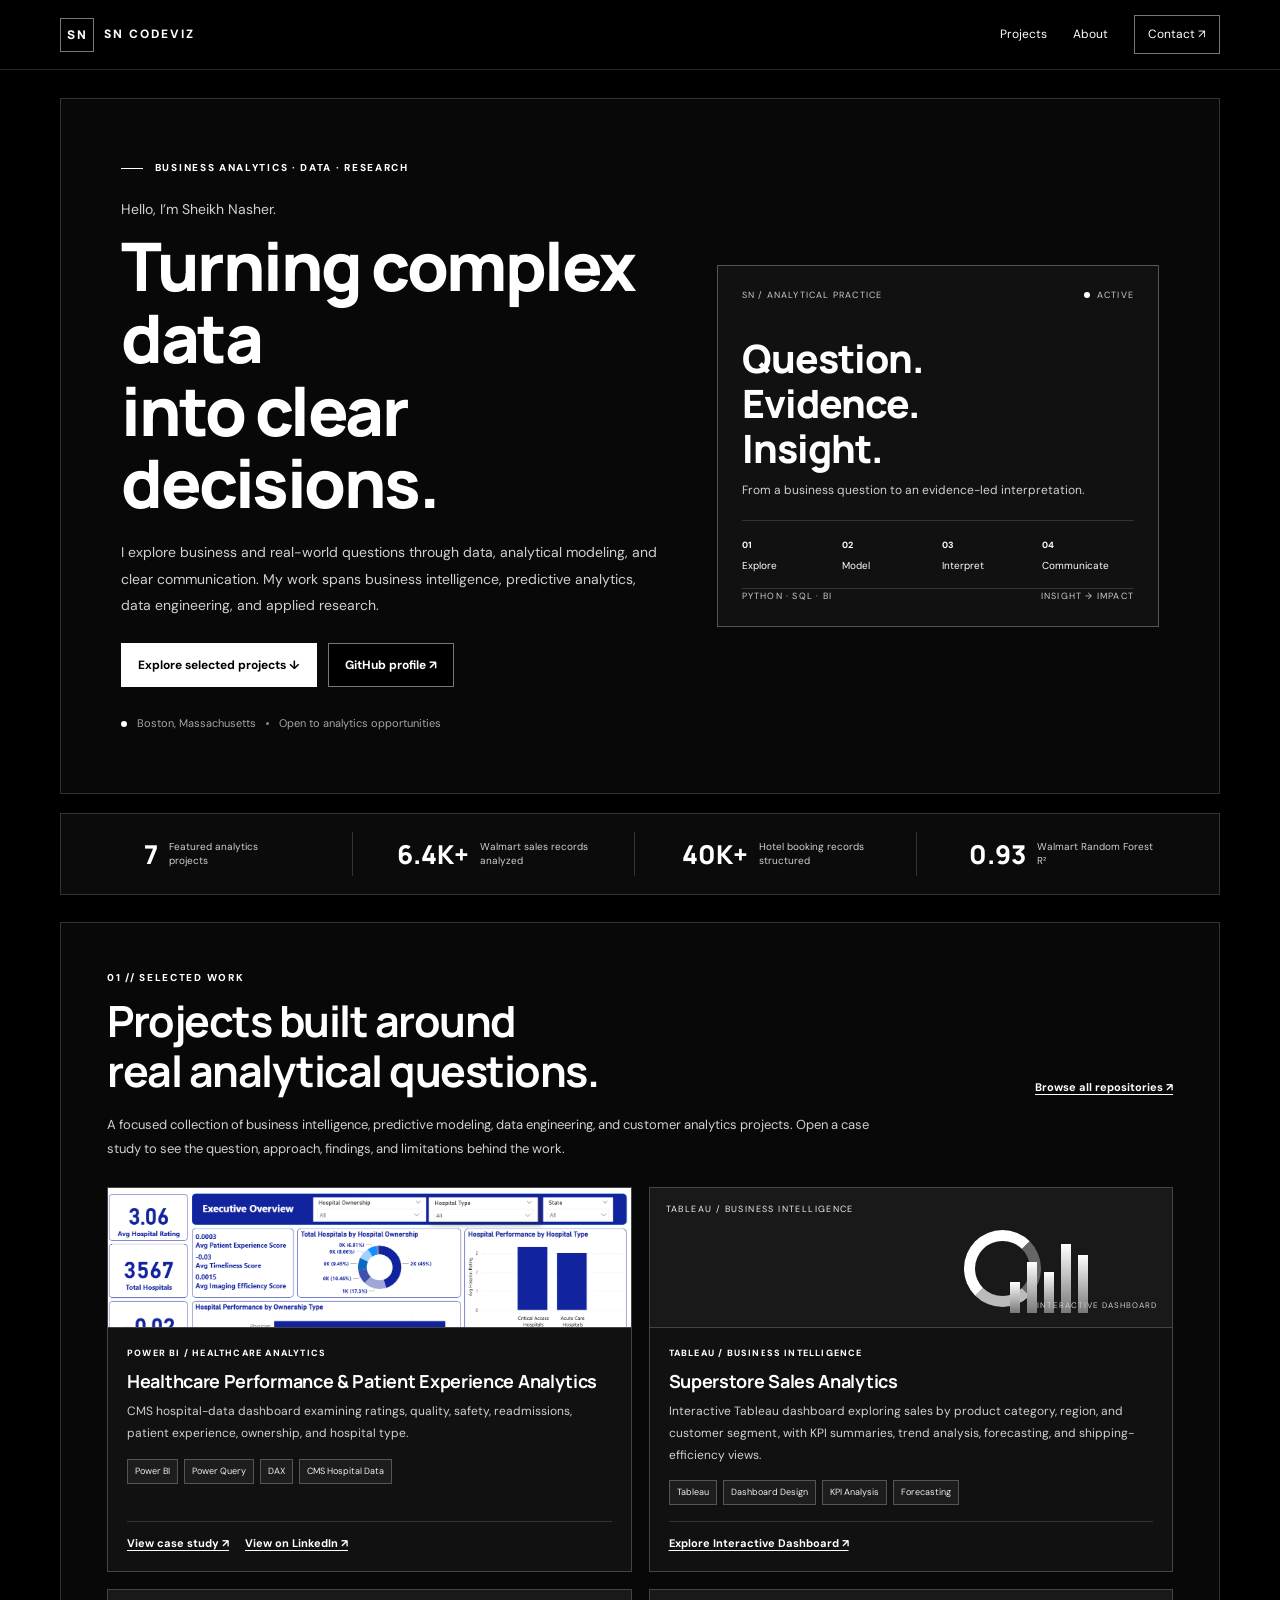
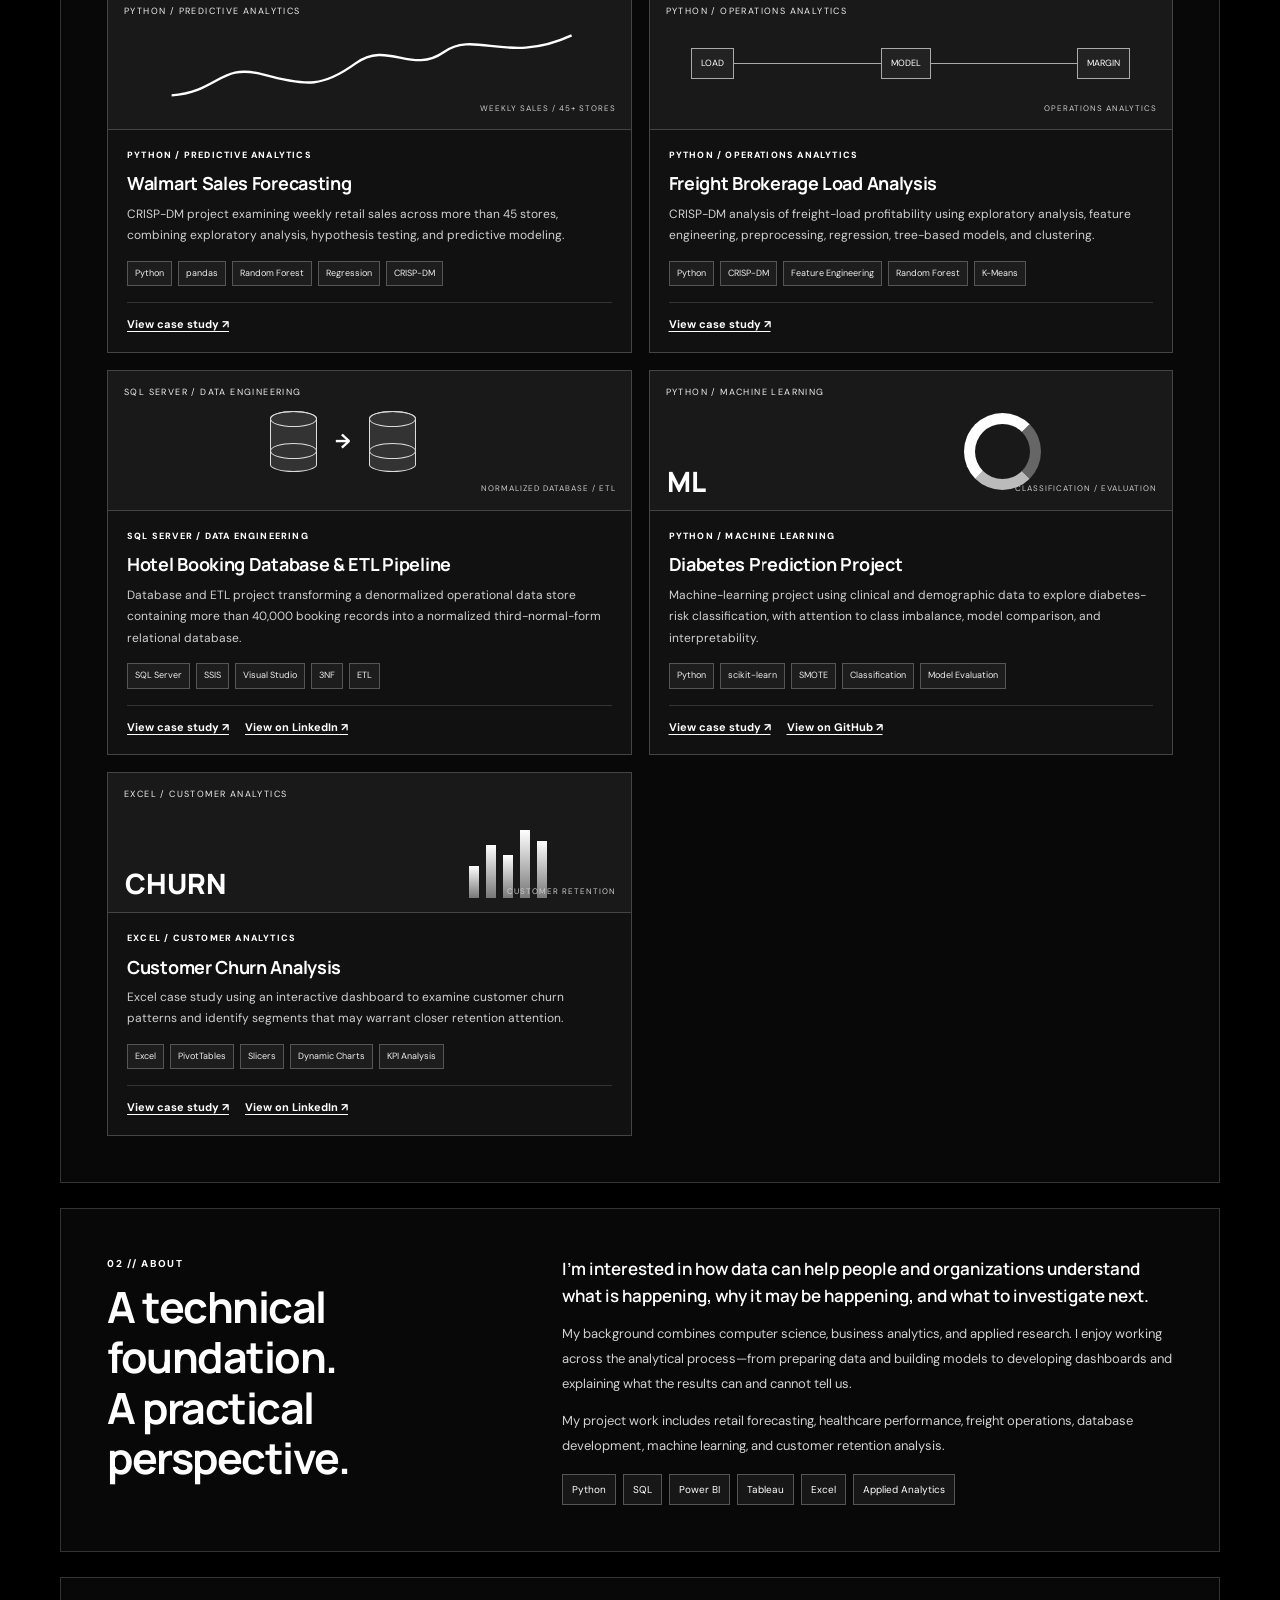
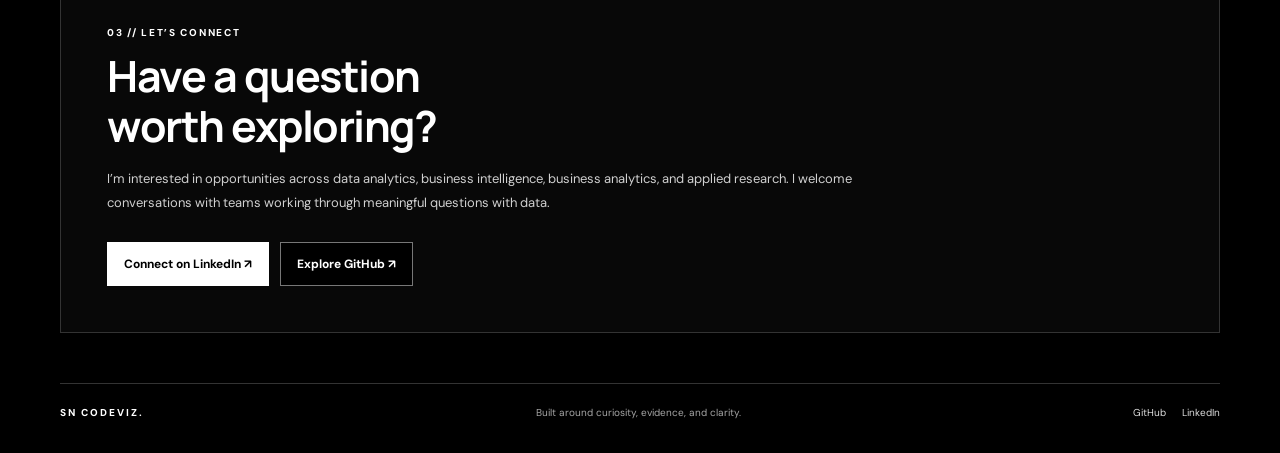
<file: index.html>
<!doctype html>
<html lang="en">
<head>
    <meta charset="utf-8">
    <meta name="viewport" content="width=device-width, initial-scale=1">
    <meta name="description" content="SN CodeViz — Sheikh Nasher's analytics and applied research portfolio.">
    <meta name="theme-color" content="#080a0f">
    <title>SN CodeViz | Sheikh Nasher</title>
    <link rel="stylesheet" href="style.css">
    <script src="script.js" defer></script>
</head>

<body>

<header class="site-header">
    <div class="container nav">
        <a class="brand" href="#top">
            <span class="brand-mark">SN</span>
            <span>SN CODEVIZ</span>
        </a>

        <button class="menu-toggle" aria-label="Toggle navigation" aria-expanded="false">☰</button>

        <nav class="nav-links">
            <a href="#projects">Projects</a>
            <a href="#about">About</a>
            <a href="#contact" class="nav-cta">Contact ↗</a>
        </nav>
    </div>
</header>

<main id="top">

    <!-- HERO SECTION -->
    <section class="container hero">

        <div class="hero-copy">
            <div class="eyebrow">
                <span class="rule"></span>
                BUSINESS ANALYTICS · DATA · RESEARCH
            </div>

            <p class="intro">Hello, I’m Sheikh Nasher.</p>

            <h1>
                Turning complex data<br>
                <span>into clear decisions.</span>
            </h1>

            <p class="hero-description">
                I explore business and real-world questions through data,
                analytical modeling, and clear communication. My work spans
                business intelligence, predictive analytics, data engineering,
                and applied research.
            </p>

            <div class="actions">
                <a class="btn btn-primary" href="#projects">Explore selected projects ↓</a>
                <a class="btn btn-secondary" href="https://github.com/sncodeviz" target="_blank" rel="noopener">GitHub profile ↗</a>
            </div>

            <div class="location-line">
                <i class="dot"></i>
                Boston, Massachusetts
                <i class="sep"></i>
                Open to analytics opportunities
            </div>
        </div>

        <aside class="hero-aside">
            <div class="aside-top">
                <span>SN / ANALYTICAL PRACTICE</span>
                <span class="status">ACTIVE</span>
            </div>

            <div>
                <div class="aside-title">
                    Question.<br>
                    Evidence.<br>
                    <span>Insight.</span>
                </div>
                <p>From a business question to an evidence-led interpretation.</p>
            </div>

            <div class="process">
                <div><b>01</b><span>Explore</span></div>
                <div><b>02</b><span>Model</span></div>
                <div><b>03</b><span>Interpret</span></div>
                <div><b>04</b><span>Communicate</span></div>
            </div>

            <div class="aside-bottom">
                <span>PYTHON · SQL · BI</span>
                <span>INSIGHT → IMPACT</span>
            </div>
        </aside>

    </section>


    <!-- PORTFOLIO METRICS -->
    <section class="container metrics">
        <div class="metric">
            <strong>7</strong>
            <span>Featured analytics projects</span>
        </div>

        <div class="metric">
            <strong>6.4K+</strong>
            <span>Walmart sales records analyzed</span>
        </div>

        <div class="metric">
            <strong>40K+</strong>
            <span>Hotel booking records structured</span>
        </div>

        <div class="metric">
            <strong>0.93</strong>
            <span>Walmart Random Forest R²</span>
        </div>
    </section>


    <!-- PROJECTS SECTION -->
    <section class="container section" id="projects">

        <div class="section-heading">
            <div>
                <div class="eyebrow">01 // SELECTED WORK</div>
                <h2>
                    Projects built around<br>
                    <span class="accent">real analytical questions.</span>
                </h2>
            </div>

            <a class="text-link" href="https://github.com/sncodeviz?tab=repositories" target="_blank" rel="noopener">
                Browse all repositories ↗
            </a>
        </div>

        <p class="section-intro">
            A focused collection of business intelligence, predictive modeling,
            data engineering, and customer analytics projects. Open a case study
            to see the question, approach, findings, and limitations behind the work.
        </p>

        <div class="project-grid">


            <!-- PROJECT 1: HEALTHCARE -->
            <article class="project-card">

                <div class="project-art art-health">
                    <img src="assets/healthcare-overview.png"
                         alt="Executive Overview Power BI dashboard preview"
                         loading="lazy">
                </div>

                <div class="card-body">
                    <div class="card-kicker">POWER BI / HEALTHCARE ANALYTICS</div>

                    <h3>Healthcare Performance & Patient Experience Analytics</h3>

                    <p>
                        CMS hospital-data dashboard examining ratings, quality,
                        safety, readmissions, patient experience, ownership,
                        and hospital type.
                    </p>

                    <div class="tags">
                        <span>Power BI</span>
                        <span>Power Query</span>
                        <span>DAX</span>
                        <span>CMS Hospital Data</span>
                    </div>

                    <div class="card-footer">
                        <a class="primary-link" href="projects/healthcare-performance.html">
                            View case study ↗
                        </a>

                        <a href="https://www.linkedin.com/in/sheikhabunasher/details/projects/"
                           target="_blank" rel="noopener">
                            View on LinkedIn ↗
                        </a>
                    </div>
                </div>

            </article>


            <!-- PROJECT 2: TABLEAU SUPERSTORE -->
            <article class="project-card">

                <div class="project-art art-tableau">
                    <div class="art-label">TABLEAU / BUSINESS INTELLIGENCE</div>

                    <div class="art-circle"></div>

                    <div class="art-bars">
                        <i style="height:40%"></i>
                        <i style="height:65%"></i>
                        <i style="height:52%"></i>
                        <i style="height:88%"></i>
                        <i style="height:74%"></i>
                    </div>

                    <span class="art-caption">INTERACTIVE DASHBOARD</span>
                </div>

                <div class="card-body">
                    <div class="card-kicker">TABLEAU / BUSINESS INTELLIGENCE</div>

                    <h3>Superstore Sales Analytics</h3>

                    <p>
                        Interactive Tableau dashboard exploring sales by product
                        category, region, and customer segment, with KPI summaries,
                        trend analysis, forecasting, and shipping-efficiency views.
                    </p>

                    <div class="tags">
                        <span>Tableau</span>
                        <span>Dashboard Design</span>
                        <span>KPI Analysis</span>
                        <span>Forecasting</span>
                    </div>

                    <div class="card-footer">
                        <a class="primary-link"
                           href="https://public.tableau.com/app/profile/sheikh.nasher/viz/SuperstoreSalesAnalysis_17516601112630/UncoveringSalesInsights"
                           target="_blank"
                           rel="noopener">
                            Explore Interactive Dashboard ↗
                        </a>
                    </div>
                </div>

            </article>


            <!-- PROJECT 3: WALMART -->
            <article class="project-card">

                <div class="project-art art-walmart">
                    <div class="art-label">PYTHON / PREDICTIVE ANALYTICS</div>

                    <div class="art-line">
                        <svg viewBox="0 0 500 100">
                            <path d="M0 83 C60 78 60 42 115 57 S190 72 230 43 S300 57 340 29 S420 45 500 8"
                                  fill="none"
                                  stroke="#a9c9ff"
                                  stroke-width="3"/>
                        </svg>
                    </div>

                    <span class="art-caption">WEEKLY SALES / 45+ STORES</span>
                </div>

                <div class="card-body">
                    <div class="card-kicker">PYTHON / PREDICTIVE ANALYTICS</div>

                    <h3>Walmart Sales Forecasting</h3>

                    <p>
                        CRISP-DM project examining weekly retail sales across
                        more than 45 stores, combining exploratory analysis,
                        hypothesis testing, and predictive modeling.
                    </p>

                    <div class="tags">
                        <span>Python</span>
                        <span>pandas</span>
                        <span>Random Forest</span>
                        <span>Regression</span>
                        <span>CRISP-DM</span>
                    </div>

                    <div class="card-footer">
                        <a class="primary-link" href="projects/walmart-sales.html">
                            View case study ↗
                        </a>
                    </div>
                </div>

            </article>


            <!-- PROJECT 4: FREIGHT -->
            <article class="project-card">

                <div class="project-art art-freight">
                    <div class="art-label">PYTHON / OPERATIONS ANALYTICS</div>

                    <div class="art-nodes">
                        <span>LOAD</span>
                        <i></i>
                        <span>MODEL</span>
                        <i></i>
                        <span>MARGIN</span>
                    </div>

                    <span class="art-caption">OPERATIONS ANALYTICS</span>
                </div>

                <div class="card-body">
                    <div class="card-kicker">PYTHON / OPERATIONS ANALYTICS</div>

                    <h3>Freight Brokerage Load Analysis</h3>

                    <p>
                        CRISP-DM analysis of freight-load profitability using
                        exploratory analysis, feature engineering, preprocessing,
                        regression, tree-based models, and clustering.
                    </p>

                    <div class="tags">
                        <span>Python</span>
                        <span>CRISP-DM</span>
                        <span>Feature Engineering</span>
                        <span>Random Forest</span>
                        <span>K-Means</span>
                    </div>

                    <div class="card-footer">
                        <a class="primary-link" href="projects/freight-load-analysis.html">
                            View case study ↗
                        </a>
                    </div>
                </div>

            </article>


            <!-- PROJECT 5: HOTEL DATABASE -->
            <article class="project-card">

                <div class="project-art art-hotel">
                    <div class="art-label">SQL SERVER / DATA ENGINEERING</div>

                    <div class="art-db">
                        <span></span>
                        <b>→</b>
                        <span></span>
                    </div>

                    <span class="art-caption">NORMALIZED DATABASE / ETL</span>
                </div>

                <div class="card-body">
                    <div class="card-kicker">SQL SERVER / DATA ENGINEERING</div>

                    <h3>Hotel Booking Database & ETL Pipeline</h3>

                    <p>
                        Database and ETL project transforming a denormalized
                        operational data store containing more than 40,000 booking
                        records into a normalized third-normal-form relational database.
                    </p>

                    <div class="tags">
                        <span>SQL Server</span>
                        <span>SSIS</span>
                        <span>Visual Studio</span>
                        <span>3NF</span>
                        <span>ETL</span>
                    </div>

                    <div class="card-footer">
                        <a class="primary-link" href="projects/hotel-booking-etl.html">
                            View case study ↗
                        </a>

                        <a href="https://www.linkedin.com/in/sheikhabunasher/details/projects/"
                           target="_blank" rel="noopener">
                            View on LinkedIn ↗
                        </a>
                    </div>
                </div>

            </article>


            <!-- PROJECT 6: DIABETES -->
            <article class="project-card">

                <div class="project-art art-diabetes">
                    <div class="art-label">PYTHON / MACHINE LEARNING</div>

                    <div class="art-circle"></div>

                    <b class="art-number">ML</b>

                    <span class="art-caption">CLASSIFICATION / EVALUATION</span>
                </div>

                <div class="card-body">
                    <div class="card-kicker">PYTHON / MACHINE LEARNING</div>

                    <h3>Diabetes Prediction Project</h3>

                    <p>
                        Machine-learning project using clinical and demographic
                        data to explore diabetes-risk classification, with attention
                        to class imbalance, model comparison, and interpretability.
                    </p>

                    <div class="tags">
                        <span>Python</span>
                        <span>scikit-learn</span>
                        <span>SMOTE</span>
                        <span>Classification</span>
                        <span>Model Evaluation</span>
                    </div>

                    <div class="card-footer">
                        <a class="primary-link" href="projects/diabetes-prediction.html">
                            View case study ↗
                        </a>

                        <a href="https://github.com/sncodeviz/diabetes-prediction-ml-project/tree/main"
                           target="_blank" rel="noopener">
                            View on GitHub ↗
                        </a>
                    </div>
                </div>

            </article>


            <!-- PROJECT 7: CUSTOMER CHURN -->
            <article class="project-card">

                <div class="project-art art-churn">
                    <div class="art-label">EXCEL / CUSTOMER ANALYTICS</div>

                    <b class="art-number">CHURN</b>

                    <div class="art-bars">
                        <i style="height:42%"></i>
                        <i style="height:68%"></i>
                        <i style="height:55%"></i>
                        <i style="height:88%"></i>
                        <i style="height:73%"></i>
                    </div>

                    <span class="art-caption">CUSTOMER RETENTION</span>
                </div>

                <div class="card-body">
                    <div class="card-kicker">EXCEL / CUSTOMER ANALYTICS</div>

                    <h3>Customer Churn Analysis</h3>

                    <p>
                        Excel case study using an interactive dashboard to examine
                        customer churn patterns and identify segments that may
                        warrant closer retention attention.
                    </p>

                    <div class="tags">
                        <span>Excel</span>
                        <span>PivotTables</span>
                        <span>Slicers</span>
                        <span>Dynamic Charts</span>
                        <span>KPI Analysis</span>
                    </div>

                    <div class="card-footer">
                        <a class="primary-link" href="projects/customer-churn.html">
                            View case study ↗
                        </a>

                        <a href="https://www.linkedin.com/in/sheikhabunasher/details/projects/"
                           target="_blank" rel="noopener">
                            View on LinkedIn ↗
                        </a>
                    </div>
                </div>

            </article>

        </div>
    </section>


    <!-- ABOUT SECTION -->
    <section class="container section" id="about">

        <div class="about-grid">

            <div>
                <div class="eyebrow">02 // ABOUT</div>

                <h2 class="about-title">
                    A technical foundation.<br>
                    <span class="accent">A practical perspective.</span>
                </h2>
            </div>

            <div class="about-copy">

                <p class="lead">
                    I’m interested in how data can help people and organizations
                    understand what is happening, why it may be happening,
                    and what to investigate next.
                </p>

                <p>
                    My background combines computer science, business analytics,
                    and applied research. I enjoy working across the analytical
                    process—from preparing data and building models to developing
                    dashboards and explaining what the results can and cannot tell us.
                </p>

                <p>
                    My project work includes retail forecasting, healthcare performance,
                    freight operations, database development, machine learning,
                    and customer retention analysis.
                </p>

                <div class="about-pills">
                    <span>Python</span>
                    <span>SQL</span>
                    <span>Power BI</span>
                    <span>Tableau</span>
                    <span>Excel</span>
                    <span>Applied Analytics</span>
                </div>

            </div>
        </div>
    </section>


    <!-- CONTACT SECTION -->
    <section class="container section" id="contact">

        <div class="section-heading">
            <div>
                <div class="eyebrow">03 // LET’S CONNECT</div>

                <h2>
                    Have a question<br>
                    <span class="accent">worth exploring?</span>
                </h2>
            </div>
        </div>

        <p class="section-intro">
            I’m interested in opportunities across data analytics,
            business intelligence, business analytics, and applied research.
            I welcome conversations with teams working through meaningful
            questions with data.
        </p>

        <div class="actions">
            <a class="btn btn-primary"
               href="https://www.linkedin.com/in/sheikhabunasher"
               target="_blank" rel="noopener">
                Connect on LinkedIn ↗
            </a>

            <a class="btn btn-secondary"
               href="https://github.com/sncodeviz"
               target="_blank" rel="noopener">
                Explore GitHub ↗
            </a>
        </div>

    </section>

</main>


<!-- FOOTER -->
<footer class="site-footer">

    <div class="container footer-row">

        <a class="footer-brand" href="#top">
            SN CODEVIZ.
        </a>

        <span>Built around curiosity, evidence, and clarity.</span>

        <div class="footer-links">
            <a href="https://github.com/sncodeviz" target="_blank" rel="noopener">GitHub</a>
            <a href="https://www.linkedin.com/in/sheikhabunasher" target="_blank" rel="noopener">LinkedIn</a>
        </div>

    </div>

</footer>

</body>
</html>
</file>
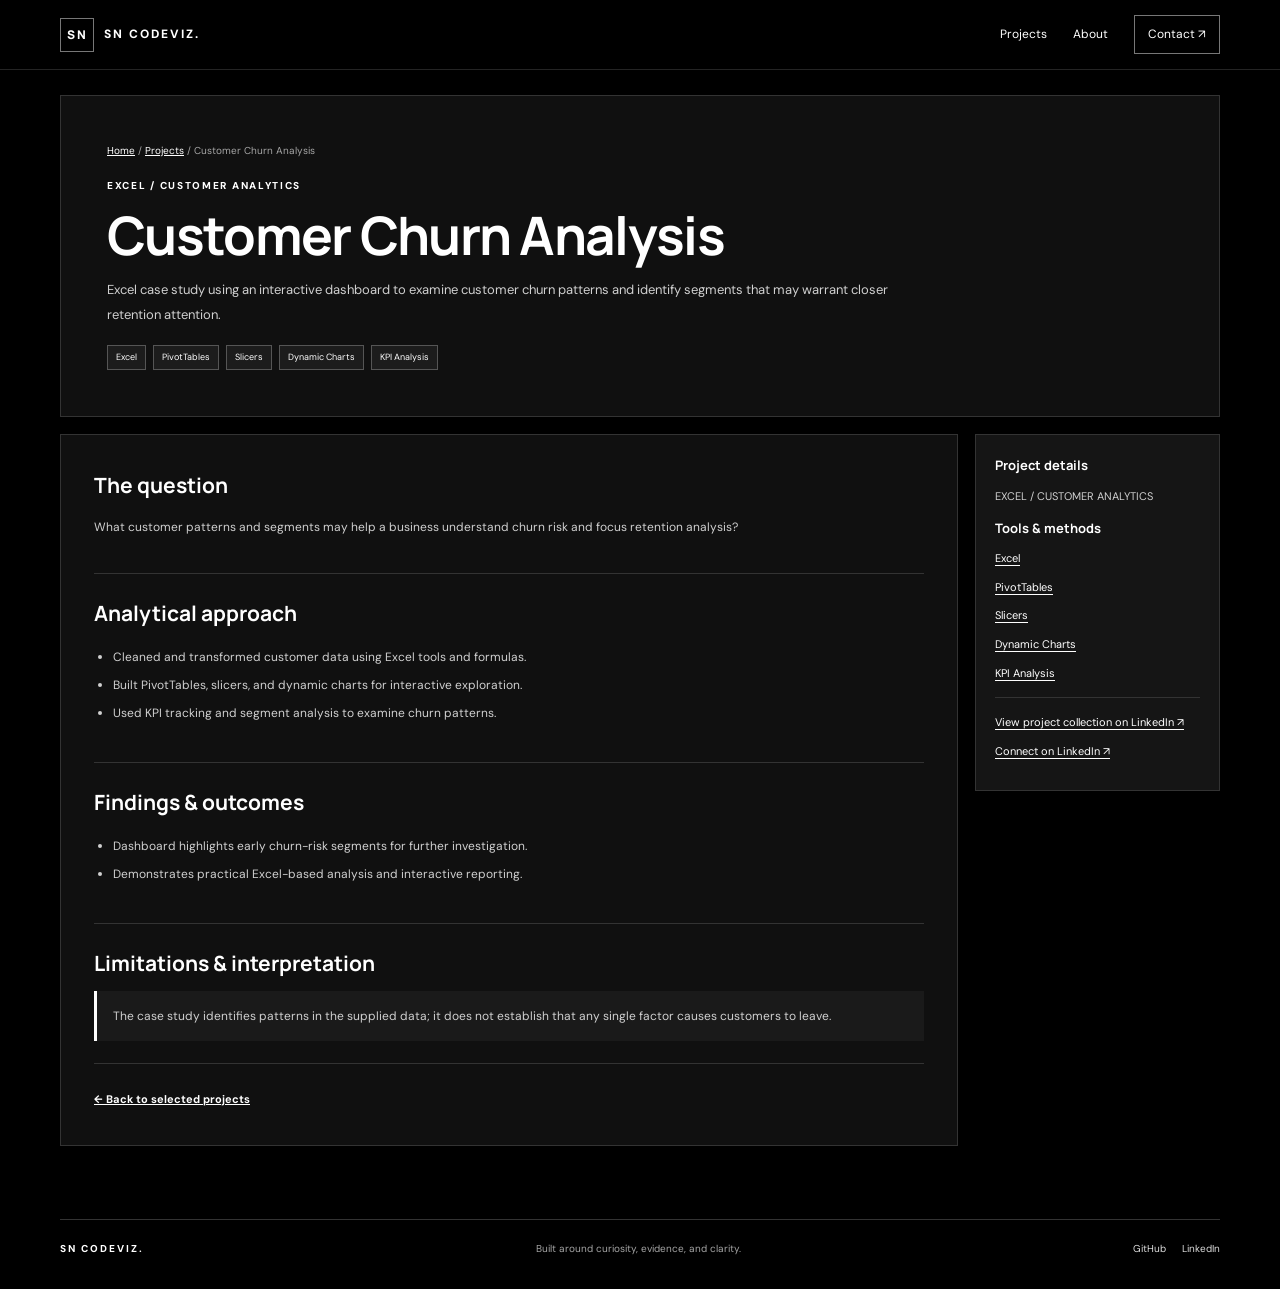
<file: projects/customer-churn.html>
<!doctype html><html lang="en"><head><meta charset="utf-8"><meta name="viewport" content="width=device-width, initial-scale=1"><title>Customer Churn Analysis | SN CodeViz</title><link rel="stylesheet" href="../style.css"><script src="../script.js" defer></script></head><body>
<header class="site-header"><div class="container nav"><a class="brand" href="../index.html"><span class="brand-mark">SN</span><span>SN CODEVIZ.</span></a><button class="menu-toggle" aria-label="Toggle navigation" aria-expanded="false">☰</button><nav class="nav-links"><a href="../index.html#projects">Projects</a><a href="../index.html#about">About</a><a href="../index.html#contact" class="nav-cta">Contact ↗</a></nav></div></header>
<main class="container"><section class="case-hero"><div class="breadcrumb"><a href="../index.html">Home</a> / <a href="../index.html#projects">Projects</a> / Customer Churn Analysis</div><div class="eyebrow">EXCEL / CUSTOMER ANALYTICS</div><h1>Customer Churn Analysis</h1><p>Excel case study using an interactive dashboard to examine customer churn patterns and identify segments that may warrant closer retention attention.</p><div class="case-tags"><span>Excel</span><span>PivotTables</span><span>Slicers</span><span>Dynamic Charts</span><span>KPI Analysis</span></div></section>
<div class="case-layout"><article class="case-content"><section><h2>The question</h2><p>What customer patterns and segments may help a business understand churn risk and focus retention analysis?</p></section><section><h2>Analytical approach</h2><ul><li>Cleaned and transformed customer data using Excel tools and formulas.</li><li>Built PivotTables, slicers, and dynamic charts for interactive exploration.</li><li>Used KPI tracking and segment analysis to examine churn patterns.</li></ul></section><section><h2>Findings &amp; outcomes</h2><ul><li>Dashboard highlights early churn-risk segments for further investigation.</li><li>Demonstrates practical Excel-based analysis and interactive reporting.</li></ul></section><section><h2>Limitations &amp; interpretation</h2><div class="insight"><p>The case study identifies patterns in the supplied data; it does not establish that any single factor causes customers to leave.</p></div></section><a class="back-link" href="../index.html#projects">← Back to selected projects</a></article><aside class="case-sidebar"><h3>Project details</h3><p>EXCEL / CUSTOMER ANALYTICS</p><h3>Tools &amp; methods</h3><a>Excel</a><a>PivotTables</a><a>Slicers</a><a>Dynamic Charts</a><a>KPI Analysis</a><hr style="border:0;border-top:1px solid var(--line);margin:15px 0"><a href="https://www.linkedin.com/in/sheikhabunasher/details/projects/" target="_blank" rel="noopener">View project collection on LinkedIn ↗</a><a href="https://www.linkedin.com/in/sheikhabunasher" target="_blank" rel="noopener">Connect on LinkedIn ↗</a></aside></div></main>
<footer class="site-footer"><div class="container footer-row"><a class="footer-brand" href="../index.html">SN CODEVIZ.</a><span>Built around curiosity, evidence, and clarity.</span><div class="footer-links"><a href="https://github.com/sncodeviz" target="_blank" rel="noopener">GitHub</a><a href="https://www.linkedin.com/in/sheikhabunasher" target="_blank" rel="noopener">LinkedIn</a></div></div></footer></body></html>
</file>
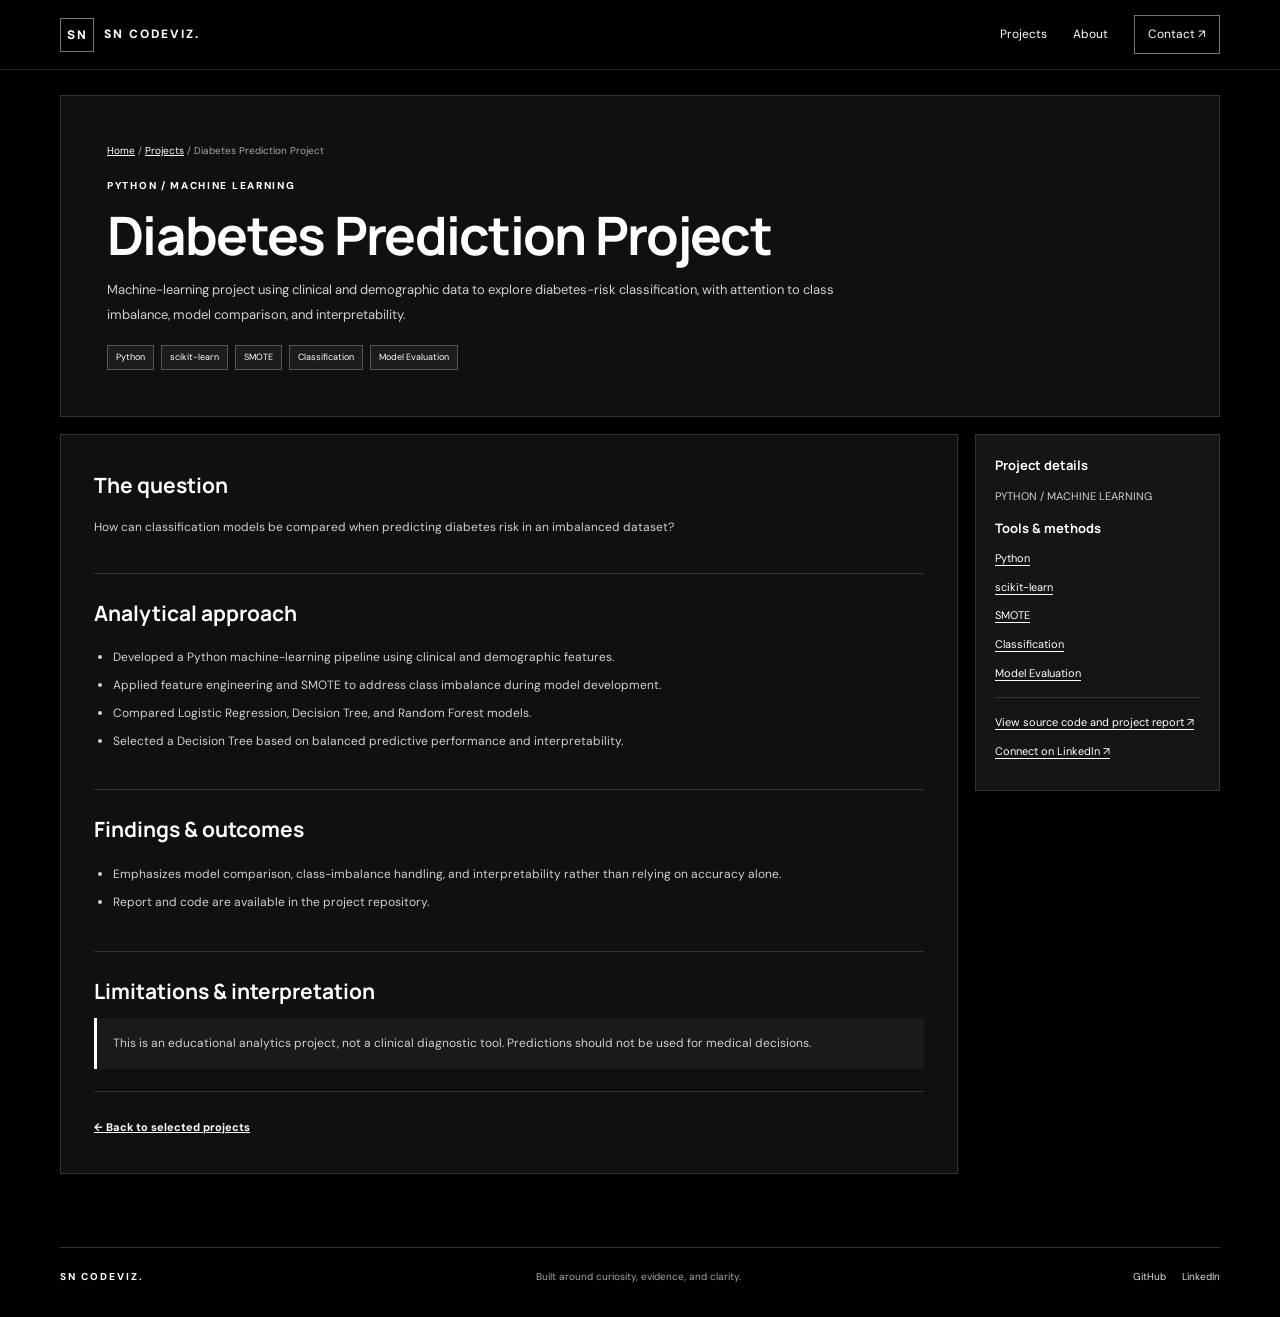
<file: projects/diabetes-prediction.html>
<!doctype html><html lang="en"><head><meta charset="utf-8"><meta name="viewport" content="width=device-width, initial-scale=1"><title>Diabetes Prediction Project | SN CodeViz</title><link rel="stylesheet" href="../style.css"><script src="../script.js" defer></script></head><body>
<header class="site-header"><div class="container nav"><a class="brand" href="../index.html"><span class="brand-mark">SN</span><span>SN CODEVIZ.</span></a><button class="menu-toggle" aria-label="Toggle navigation" aria-expanded="false">☰</button><nav class="nav-links"><a href="../index.html#projects">Projects</a><a href="../index.html#about">About</a><a href="../index.html#contact" class="nav-cta">Contact ↗</a></nav></div></header>
<main class="container"><section class="case-hero"><div class="breadcrumb"><a href="../index.html">Home</a> / <a href="../index.html#projects">Projects</a> / Diabetes Prediction Project</div><div class="eyebrow">PYTHON / MACHINE LEARNING</div><h1>Diabetes Prediction Project</h1><p>Machine-learning project using clinical and demographic data to explore diabetes-risk classification, with attention to class imbalance, model comparison, and interpretability.</p><div class="case-tags"><span>Python</span><span>scikit-learn</span><span>SMOTE</span><span>Classification</span><span>Model Evaluation</span></div></section>
<div class="case-layout"><article class="case-content"><section><h2>The question</h2><p>How can classification models be compared when predicting diabetes risk in an imbalanced dataset?</p></section><section><h2>Analytical approach</h2><ul><li>Developed a Python machine-learning pipeline using clinical and demographic features.</li><li>Applied feature engineering and SMOTE to address class imbalance during model development.</li><li>Compared Logistic Regression, Decision Tree, and Random Forest models.</li><li>Selected a Decision Tree based on balanced predictive performance and interpretability.</li></ul></section><section><h2>Findings &amp; outcomes</h2><ul><li>Emphasizes model comparison, class-imbalance handling, and interpretability rather than relying on accuracy alone.</li><li>Report and code are available in the project repository.</li></ul></section><section><h2>Limitations &amp; interpretation</h2><div class="insight"><p>This is an educational analytics project, not a clinical diagnostic tool. Predictions should not be used for medical decisions.</p></div></section><a class="back-link" href="../index.html#projects">← Back to selected projects</a></article><aside class="case-sidebar"><h3>Project details</h3><p>PYTHON / MACHINE LEARNING</p><h3>Tools &amp; methods</h3><a>Python</a><a>scikit-learn</a><a>SMOTE</a><a>Classification</a><a>Model Evaluation</a><hr style="border:0;border-top:1px solid var(--line);margin:15px 0"><a href="https://github.com/sncodeviz/diabetes-prediction-ml-project/tree/main" target="_blank" rel="noopener">View source code and project report ↗</a><a href="https://www.linkedin.com/in/sheikhabunasher" target="_blank" rel="noopener">Connect on LinkedIn ↗</a></aside></div></main>
<footer class="site-footer"><div class="container footer-row"><a class="footer-brand" href="../index.html">SN CODEVIZ.</a><span>Built around curiosity, evidence, and clarity.</span><div class="footer-links"><a href="https://github.com/sncodeviz" target="_blank" rel="noopener">GitHub</a><a href="https://www.linkedin.com/in/sheikhabunasher" target="_blank" rel="noopener">LinkedIn</a></div></div></footer></body></html>
</file>
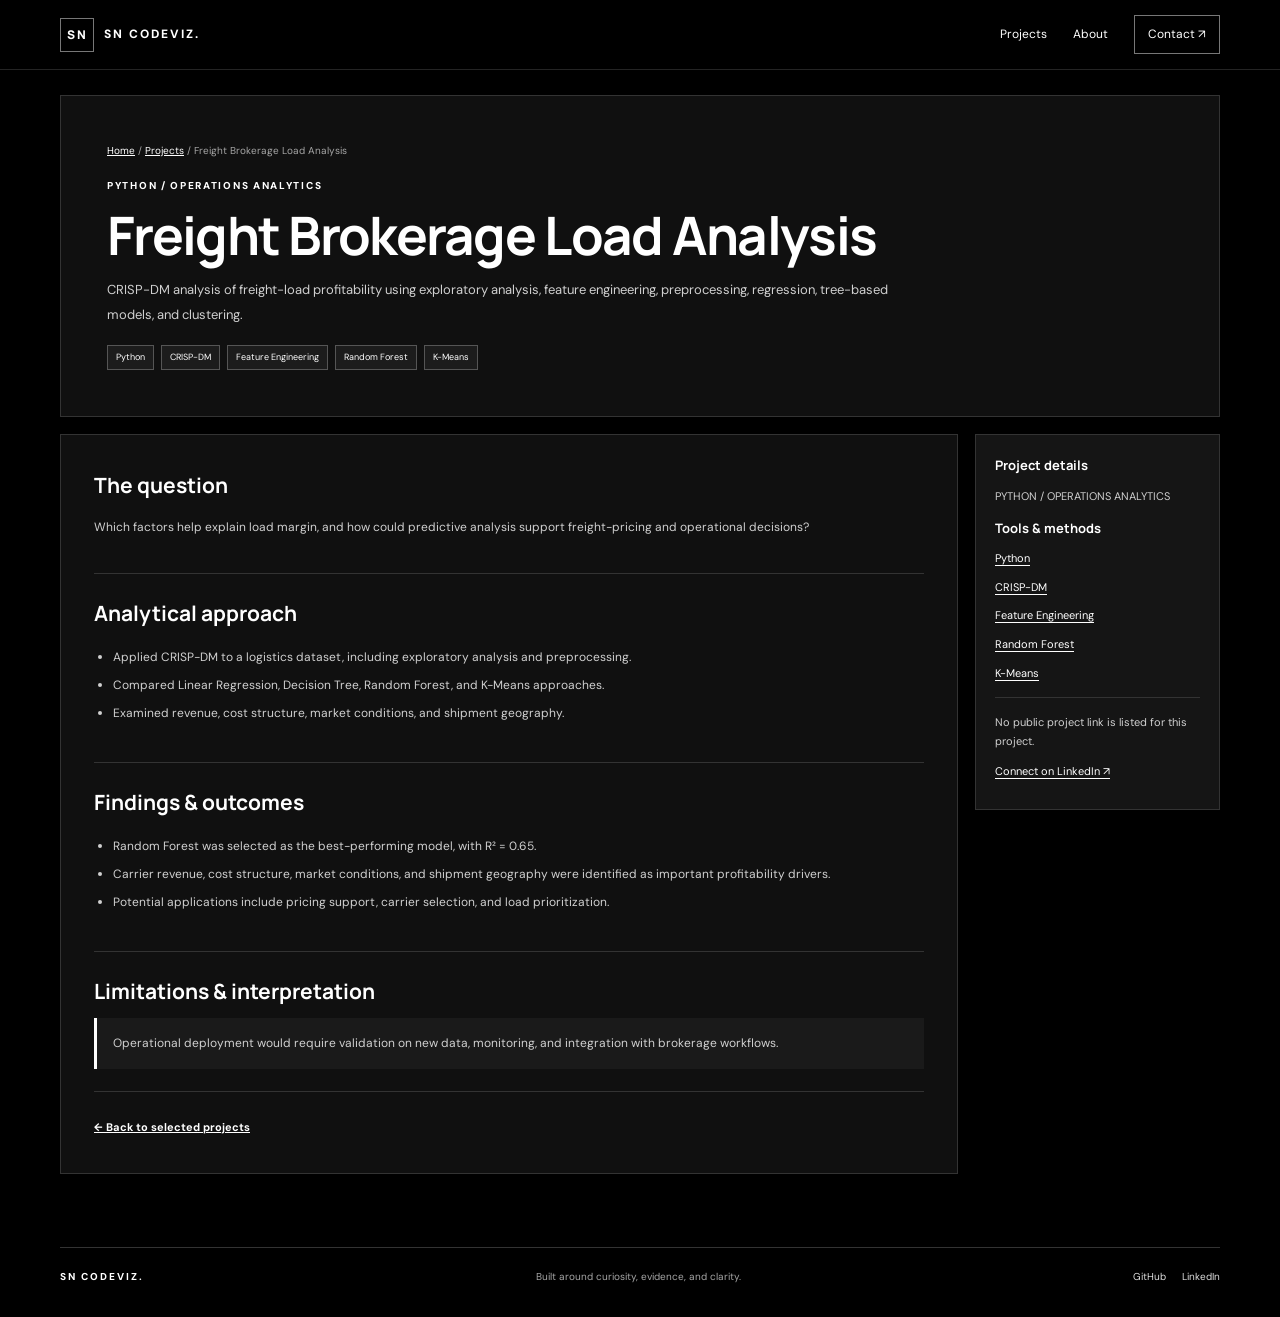
<file: projects/freight-load-analysis.html>
<!doctype html><html lang="en"><head><meta charset="utf-8"><meta name="viewport" content="width=device-width, initial-scale=1"><title>Freight Brokerage Load Analysis | SN CodeViz</title><link rel="stylesheet" href="../style.css"><script src="../script.js" defer></script></head><body>
<header class="site-header"><div class="container nav"><a class="brand" href="../index.html"><span class="brand-mark">SN</span><span>SN CODEVIZ.</span></a><button class="menu-toggle" aria-label="Toggle navigation" aria-expanded="false">☰</button><nav class="nav-links"><a href="../index.html#projects">Projects</a><a href="../index.html#about">About</a><a href="../index.html#contact" class="nav-cta">Contact ↗</a></nav></div></header>
<main class="container"><section class="case-hero"><div class="breadcrumb"><a href="../index.html">Home</a> / <a href="../index.html#projects">Projects</a> / Freight Brokerage Load Analysis</div><div class="eyebrow">PYTHON / OPERATIONS ANALYTICS</div><h1>Freight Brokerage Load Analysis</h1><p>CRISP-DM analysis of freight-load profitability using exploratory analysis, feature engineering, preprocessing, regression, tree-based models, and clustering.</p><div class="case-tags"><span>Python</span><span>CRISP-DM</span><span>Feature Engineering</span><span>Random Forest</span><span>K-Means</span></div></section>
<div class="case-layout"><article class="case-content"><section><h2>The question</h2><p>Which factors help explain load margin, and how could predictive analysis support freight-pricing and operational decisions?</p></section><section><h2>Analytical approach</h2><ul><li>Applied CRISP-DM to a logistics dataset, including exploratory analysis and preprocessing.</li><li>Compared Linear Regression, Decision Tree, Random Forest, and K-Means approaches.</li><li>Examined revenue, cost structure, market conditions, and shipment geography.</li></ul></section><section><h2>Findings &amp; outcomes</h2><ul><li>Random Forest was selected as the best-performing model, with R² = 0.65.</li><li>Carrier revenue, cost structure, market conditions, and shipment geography were identified as important profitability drivers.</li><li>Potential applications include pricing support, carrier selection, and load prioritization.</li></ul></section><section><h2>Limitations &amp; interpretation</h2><div class="insight"><p>Operational deployment would require validation on new data, monitoring, and integration with brokerage workflows.</p></div></section><a class="back-link" href="../index.html#projects">← Back to selected projects</a></article><aside class="case-sidebar"><h3>Project details</h3><p>PYTHON / OPERATIONS ANALYTICS</p><h3>Tools &amp; methods</h3><a>Python</a><a>CRISP-DM</a><a>Feature Engineering</a><a>Random Forest</a><a>K-Means</a><hr style="border:0;border-top:1px solid var(--line);margin:15px 0"><p>No public project link is listed for this project.</p><a href="https://www.linkedin.com/in/sheikhabunasher" target="_blank" rel="noopener">Connect on LinkedIn ↗</a></aside></div></main>
<footer class="site-footer"><div class="container footer-row"><a class="footer-brand" href="../index.html">SN CODEVIZ.</a><span>Built around curiosity, evidence, and clarity.</span><div class="footer-links"><a href="https://github.com/sncodeviz" target="_blank" rel="noopener">GitHub</a><a href="https://www.linkedin.com/in/sheikhabunasher" target="_blank" rel="noopener">LinkedIn</a></div></div></footer></body></html>
</file>
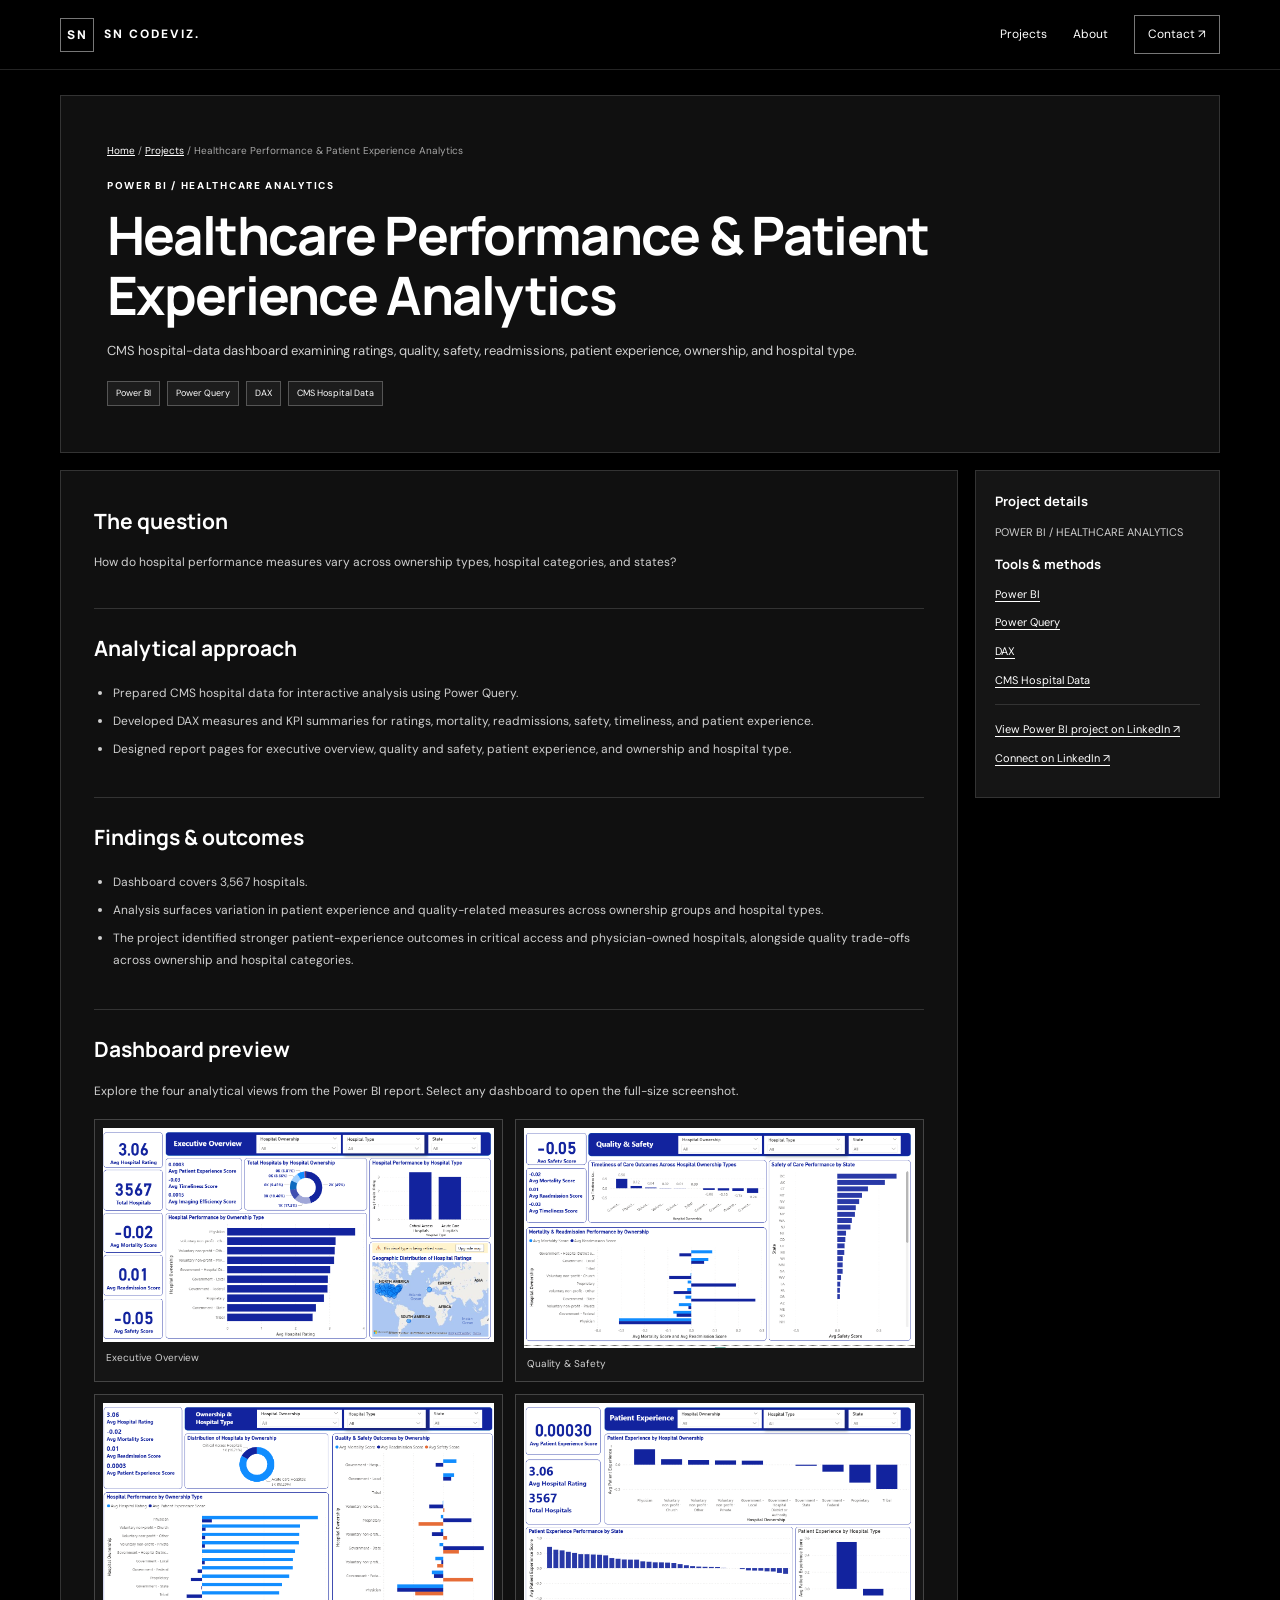
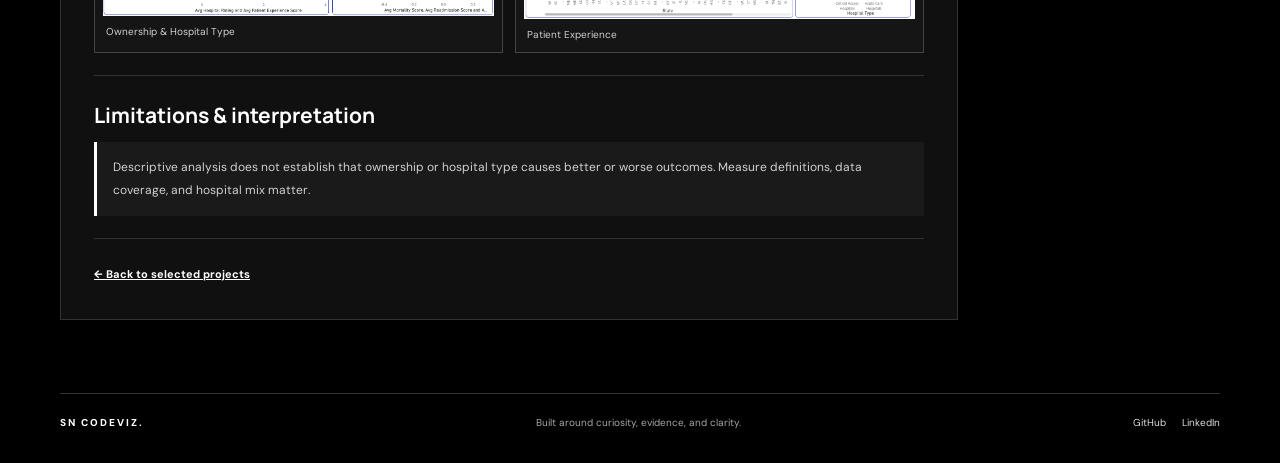
<file: projects/healthcare-performance.html>
<!doctype html>
<html lang="en">
<head>
    <meta charset="utf-8">
    <meta name="viewport" content="width=device-width, initial-scale=1">

    <title>Healthcare Performance & Patient Experience Analytics | SN CodeViz</title>

    <link rel="stylesheet" href="../style.css">
    <script src="../script.js" defer></script>
</head>

<body>

<header class="site-header">
    <div class="container nav">
        <a class="brand" href="../index.html">
            <span class="brand-mark">SN</span>
            <span>SN CODEVIZ.</span>
        </a>

        <button class="menu-toggle"
                aria-label="Toggle navigation"
                aria-expanded="false">☰</button>

        <nav class="nav-links">
            <a href="../index.html#projects">Projects</a>
            <a href="../index.html#about">About</a>
            <a href="../index.html#contact" class="nav-cta">Contact ↗</a>
        </nav>
    </div>
</header>

<main class="container">

    <!-- PROJECT INTRODUCTION -->
    <section class="case-hero">

        <div class="breadcrumb">
            <a href="../index.html">Home</a> /
            <a href="../index.html#projects">Projects</a> /
            Healthcare Performance & Patient Experience Analytics
        </div>

        <div class="eyebrow">POWER BI / HEALTHCARE ANALYTICS</div>

        <h1>Healthcare Performance & Patient Experience Analytics</h1>

        <p>
            CMS hospital-data dashboard examining ratings, quality, safety,
            readmissions, patient experience, ownership, and hospital type.
        </p>

        <div class="case-tags">
            <span>Power BI</span>
            <span>Power Query</span>
            <span>DAX</span>
            <span>CMS Hospital Data</span>
        </div>

    </section>


    <div class="case-layout">

        <article class="case-content">

            <!-- BUSINESS QUESTION -->
            <section>
                <h2>The question</h2>

                <p>
                    How do hospital performance measures vary across
                    ownership types, hospital categories, and states?
                </p>
            </section>


            <!-- ANALYTICAL APPROACH -->
            <section>
                <h2>Analytical approach</h2>

                <ul>
                    <li>
                        Prepared CMS hospital data for interactive
                        analysis using Power Query.
                    </li>

                    <li>
                        Developed DAX measures and KPI summaries for
                        ratings, mortality, readmissions, safety,
                        timeliness, and patient experience.
                    </li>

                    <li>
                        Designed report pages for executive overview,
                        quality and safety, patient experience,
                        and ownership and hospital type.
                    </li>
                </ul>
            </section>


            <!-- FINDINGS -->
            <section>
                <h2>Findings &amp; outcomes</h2>

                <ul>
                    <li>Dashboard covers 3,567 hospitals.</li>

                    <li>
                        Analysis surfaces variation in patient experience
                        and quality-related measures across ownership
                        groups and hospital types.
                    </li>

                    <li>
                        The project identified stronger patient-experience
                        outcomes in critical access and physician-owned
                        hospitals, alongside quality trade-offs across
                        ownership and hospital categories.
                    </li>
                </ul>
            </section>


            <!-- DASHBOARD GALLERY -->
            <section>

                <h2>Dashboard preview</h2>

                <p>
                    Explore the four analytical views from the Power BI report.
                    Select any dashboard to open the full-size screenshot.
                </p>

                <div class="gallery">

                    <!-- EXECUTIVE OVERVIEW -->
                    <figure>
                        <a href="../assets/healthcare-overview.png"
                           target="_blank"
                           rel="noopener">
                            <img
                                src="../assets/healthcare-overview.png"
                                alt="Executive Overview Power BI dashboard"
                                loading="lazy">
                        </a>

                        <figcaption>
                            Executive Overview
                        </figcaption>
                    </figure>


                    <!-- QUALITY AND SAFETY -->
                    <figure>
                        <a href="../assets/healthcare-quality-safety.png"
                           target="_blank"
                           rel="noopener">
                            <img
                                src="../assets/healthcare-quality-safety.png"
                                alt="Quality and Safety Power BI dashboard"
                                loading="lazy">
                        </a>

                        <figcaption>
                            Quality &amp; Safety
                        </figcaption>
                    </figure>


                    <!-- OWNERSHIP AND HOSPITAL TYPE -->
                    <figure>
                        <a href="../assets/healthcare-ownership-type.png"
                           target="_blank"
                           rel="noopener">
                            <img
                                src="../assets/healthcare-ownership-type.png"
                                alt="Ownership and Hospital Type Power BI dashboard"
                                loading="lazy">
                        </a>

                        <figcaption>
                            Ownership &amp; Hospital Type
                        </figcaption>
                    </figure>


                    <!-- PATIENT EXPERIENCE -->
                    <figure>
                        <a href="../assets/healthcare-patient-experience.png"
                           target="_blank"
                           rel="noopener">
                            <img
                                src="../assets/healthcare-patient-experience.png"
                                alt="Patient Experience Power BI dashboard"
                                loading="lazy">
                        </a>

                        <figcaption>
                            Patient Experience
                        </figcaption>
                    </figure>

                </div>

            </section>


            <!-- LIMITATIONS -->
            <section>

                <h2>Limitations &amp; interpretation</h2>

                <div class="insight">
                    <p>
                        Descriptive analysis does not establish that
                        ownership or hospital type causes better or
                        worse outcomes. Measure definitions, data
                        coverage, and hospital mix matter.
                    </p>
                </div>

            </section>


            <a class="back-link" href="../index.html#projects">
                ← Back to selected projects
            </a>

        </article>


        <!-- PROJECT SIDEBAR -->
        <aside class="case-sidebar">

            <h3>Project details</h3>

            <p>POWER BI / HEALTHCARE ANALYTICS</p>

            <h3>Tools &amp; methods</h3>

            <a>Power BI</a>
            <a>Power Query</a>
            <a>DAX</a>
            <a>CMS Hospital Data</a>

            <hr style="border:0;border-top:1px solid var(--line);margin:15px 0">

            <a href="https://www.linkedin.com/in/sheikhabunasher/details/projects/"
               target="_blank"
               rel="noopener">
                View Power BI project on LinkedIn ↗
            </a>

            <a href="https://www.linkedin.com/in/sheikhabunasher"
               target="_blank"
               rel="noopener">
                Connect on LinkedIn ↗
            </a>

        </aside>

    </div>

</main>


<!-- FOOTER -->
<footer class="site-footer">

    <div class="container footer-row">

        <a class="footer-brand" href="../index.html">
            SN CODEVIZ.
        </a>

        <span>
            Built around curiosity, evidence, and clarity.
        </span>

        <div class="footer-links">

            <a href="https://github.com/sncodeviz"
               target="_blank"
               rel="noopener">
                GitHub
            </a>

            <a href="https://www.linkedin.com/in/sheikhabunasher"
               target="_blank"
               rel="noopener">
                LinkedIn
            </a>

        </div>

    </div>

</footer>

</body>
</html>
</file>
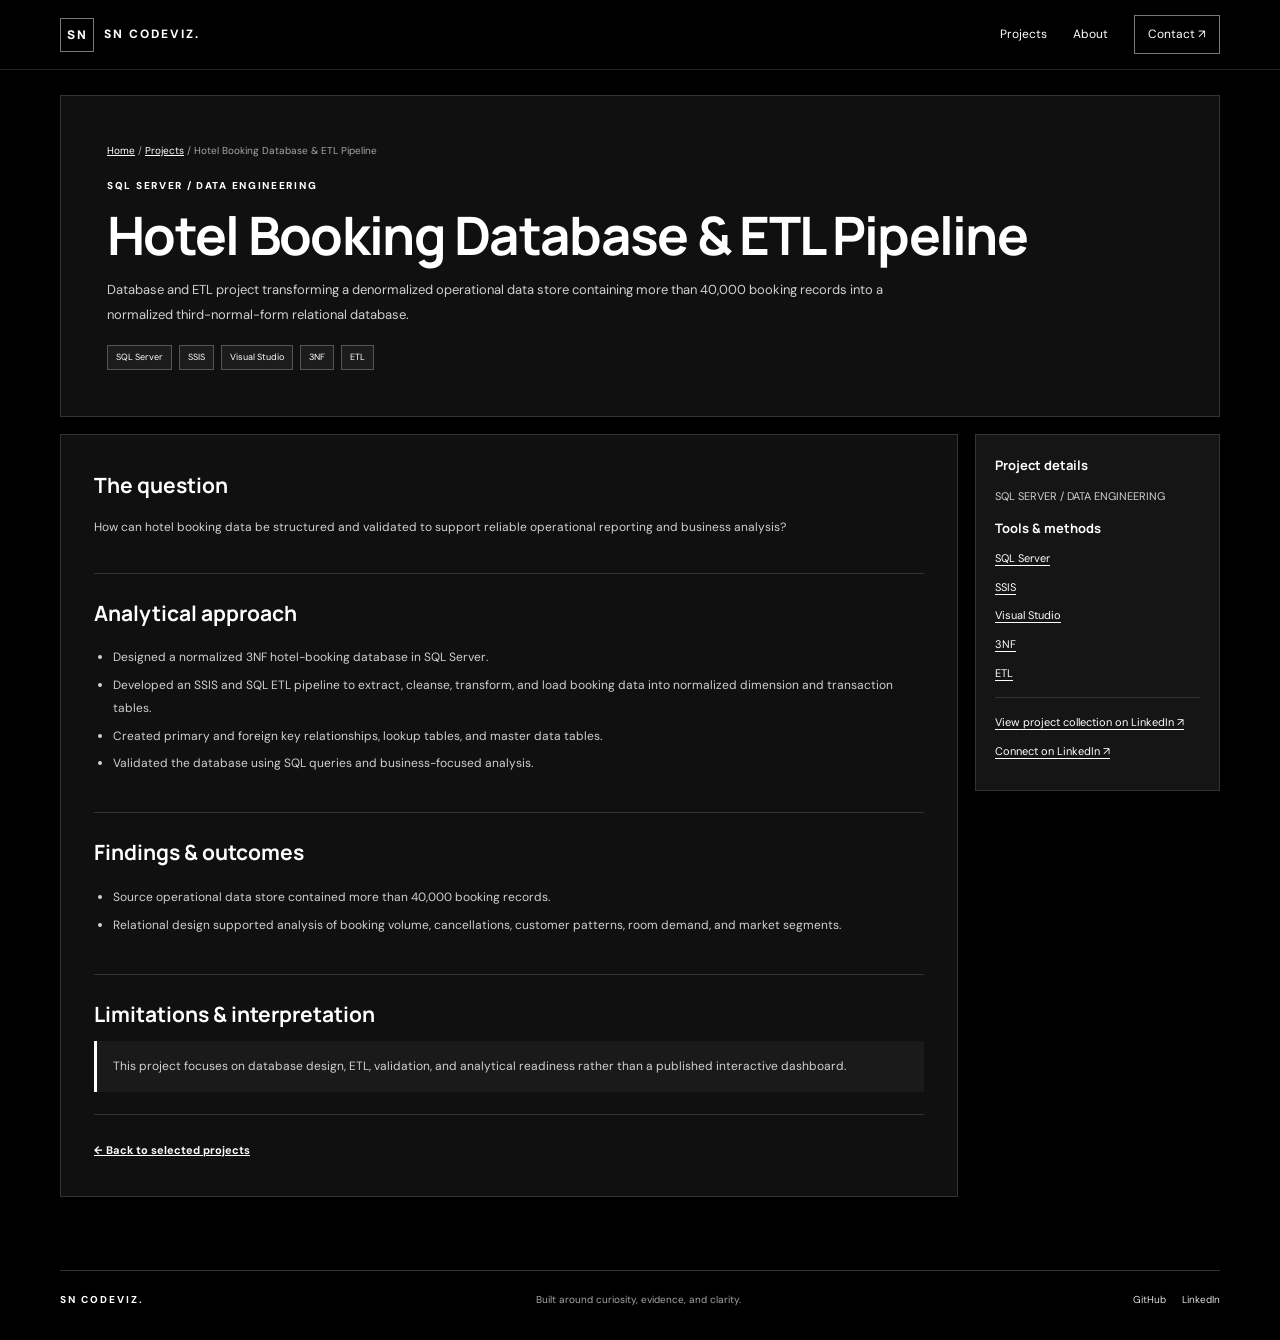
<file: projects/hotel-booking-etl.html>
<!doctype html><html lang="en"><head><meta charset="utf-8"><meta name="viewport" content="width=device-width, initial-scale=1"><title>Hotel Booking Database & ETL Pipeline | SN CodeViz</title><link rel="stylesheet" href="../style.css"><script src="../script.js" defer></script></head><body>
<header class="site-header"><div class="container nav"><a class="brand" href="../index.html"><span class="brand-mark">SN</span><span>SN CODEVIZ.</span></a><button class="menu-toggle" aria-label="Toggle navigation" aria-expanded="false">☰</button><nav class="nav-links"><a href="../index.html#projects">Projects</a><a href="../index.html#about">About</a><a href="../index.html#contact" class="nav-cta">Contact ↗</a></nav></div></header>
<main class="container"><section class="case-hero"><div class="breadcrumb"><a href="../index.html">Home</a> / <a href="../index.html#projects">Projects</a> / Hotel Booking Database & ETL Pipeline</div><div class="eyebrow">SQL SERVER / DATA ENGINEERING</div><h1>Hotel Booking Database & ETL Pipeline</h1><p>Database and ETL project transforming a denormalized operational data store containing more than 40,000 booking records into a normalized third-normal-form relational database.</p><div class="case-tags"><span>SQL Server</span><span>SSIS</span><span>Visual Studio</span><span>3NF</span><span>ETL</span></div></section>
<div class="case-layout"><article class="case-content"><section><h2>The question</h2><p>How can hotel booking data be structured and validated to support reliable operational reporting and business analysis?</p></section><section><h2>Analytical approach</h2><ul><li>Designed a normalized 3NF hotel-booking database in SQL Server.</li><li>Developed an SSIS and SQL ETL pipeline to extract, cleanse, transform, and load booking data into normalized dimension and transaction tables.</li><li>Created primary and foreign key relationships, lookup tables, and master data tables.</li><li>Validated the database using SQL queries and business-focused analysis.</li></ul></section><section><h2>Findings &amp; outcomes</h2><ul><li>Source operational data store contained more than 40,000 booking records.</li><li>Relational design supported analysis of booking volume, cancellations, customer patterns, room demand, and market segments.</li></ul></section><section><h2>Limitations &amp; interpretation</h2><div class="insight"><p>This project focuses on database design, ETL, validation, and analytical readiness rather than a published interactive dashboard.</p></div></section><a class="back-link" href="../index.html#projects">← Back to selected projects</a></article><aside class="case-sidebar"><h3>Project details</h3><p>SQL SERVER / DATA ENGINEERING</p><h3>Tools &amp; methods</h3><a>SQL Server</a><a>SSIS</a><a>Visual Studio</a><a>3NF</a><a>ETL</a><hr style="border:0;border-top:1px solid var(--line);margin:15px 0"><a href="https://www.linkedin.com/in/sheikhabunasher/details/projects/" target="_blank" rel="noopener">View project collection on LinkedIn ↗</a><a href="https://www.linkedin.com/in/sheikhabunasher" target="_blank" rel="noopener">Connect on LinkedIn ↗</a></aside></div></main>
<footer class="site-footer"><div class="container footer-row"><a class="footer-brand" href="../index.html">SN CODEVIZ.</a><span>Built around curiosity, evidence, and clarity.</span><div class="footer-links"><a href="https://github.com/sncodeviz" target="_blank" rel="noopener">GitHub</a><a href="https://www.linkedin.com/in/sheikhabunasher" target="_blank" rel="noopener">LinkedIn</a></div></div></footer></body></html>
</file>
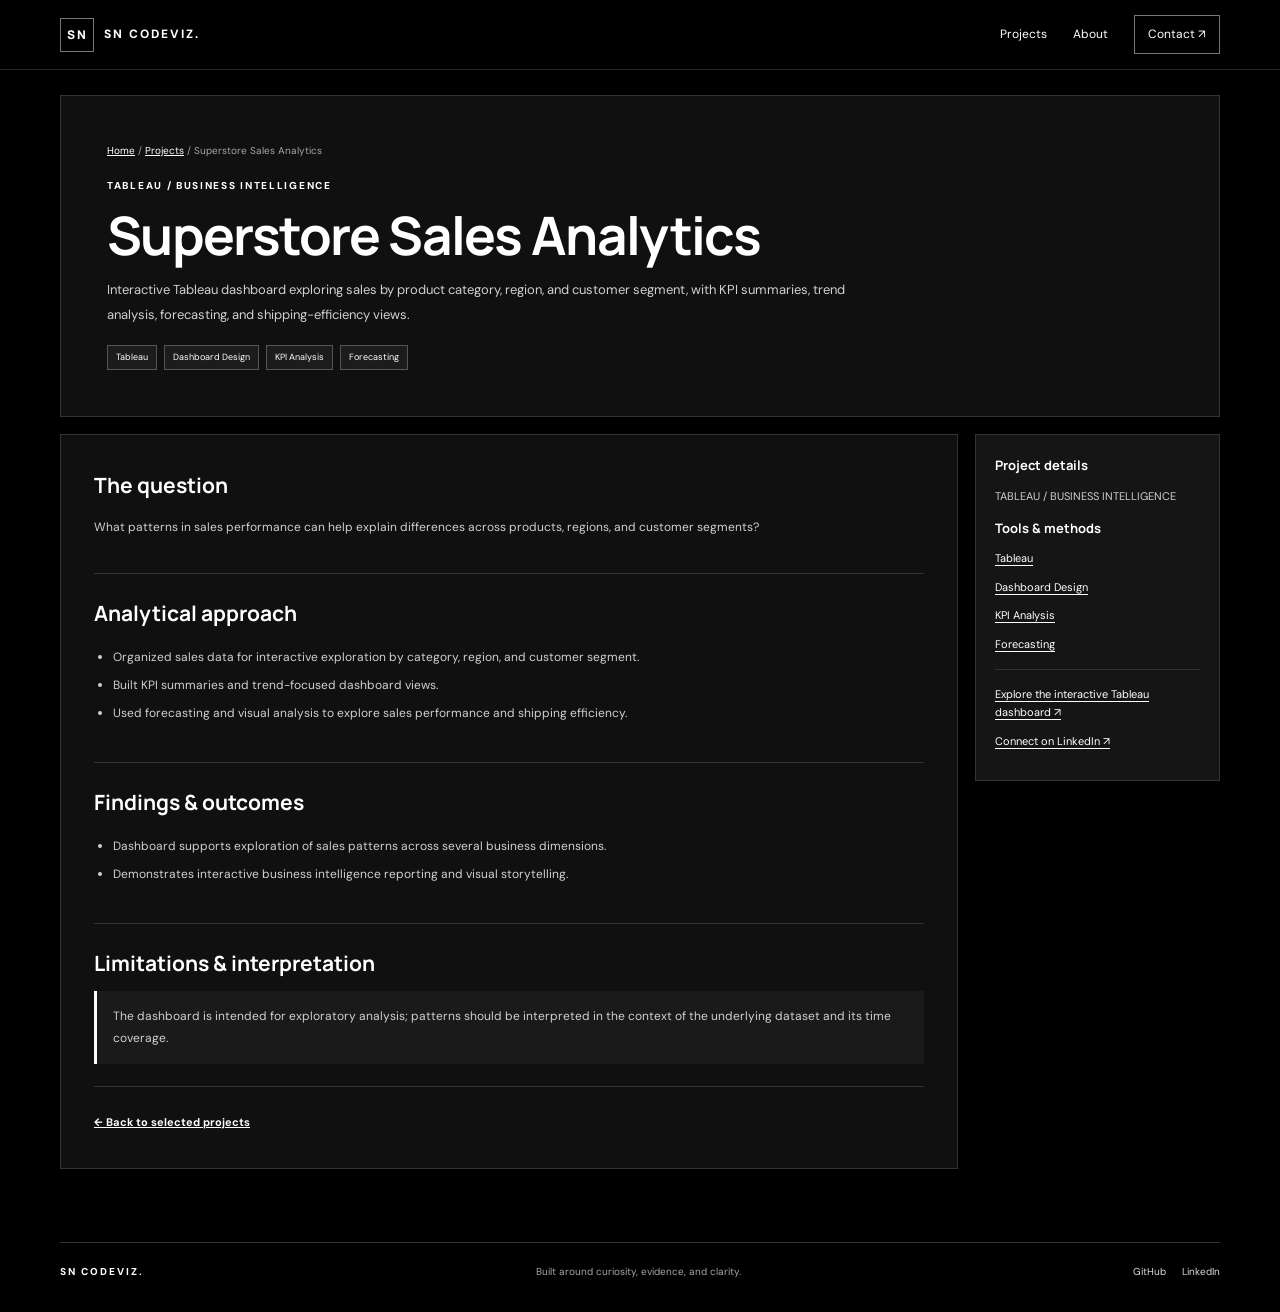
<file: projects/superstore-sales.html>
<!doctype html><html lang="en"><head><meta charset="utf-8"><meta name="viewport" content="width=device-width, initial-scale=1"><title>Superstore Sales Analytics | SN CodeViz</title><link rel="stylesheet" href="../style.css"><script src="../script.js" defer></script></head><body>
<header class="site-header"><div class="container nav"><a class="brand" href="../index.html"><span class="brand-mark">SN</span><span>SN CODEVIZ.</span></a><button class="menu-toggle" aria-label="Toggle navigation" aria-expanded="false">☰</button><nav class="nav-links"><a href="../index.html#projects">Projects</a><a href="../index.html#about">About</a><a href="../index.html#contact" class="nav-cta">Contact ↗</a></nav></div></header>
<main class="container"><section class="case-hero"><div class="breadcrumb"><a href="../index.html">Home</a> / <a href="../index.html#projects">Projects</a> / Superstore Sales Analytics</div><div class="eyebrow">TABLEAU / BUSINESS INTELLIGENCE</div><h1>Superstore Sales Analytics</h1><p>Interactive Tableau dashboard exploring sales by product category, region, and customer segment, with KPI summaries, trend analysis, forecasting, and shipping-efficiency views.</p><div class="case-tags"><span>Tableau</span><span>Dashboard Design</span><span>KPI Analysis</span><span>Forecasting</span></div></section>
<div class="case-layout"><article class="case-content"><section><h2>The question</h2><p>What patterns in sales performance can help explain differences across products, regions, and customer segments?</p></section><section><h2>Analytical approach</h2><ul><li>Organized sales data for interactive exploration by category, region, and customer segment.</li><li>Built KPI summaries and trend-focused dashboard views.</li><li>Used forecasting and visual analysis to explore sales performance and shipping efficiency.</li></ul></section><section><h2>Findings &amp; outcomes</h2><ul><li>Dashboard supports exploration of sales patterns across several business dimensions.</li><li>Demonstrates interactive business intelligence reporting and visual storytelling.</li></ul></section><section><h2>Limitations &amp; interpretation</h2><div class="insight"><p>The dashboard is intended for exploratory analysis; patterns should be interpreted in the context of the underlying dataset and its time coverage.</p></div></section><a class="back-link" href="../index.html#projects">← Back to selected projects</a></article><aside class="case-sidebar"><h3>Project details</h3><p>TABLEAU / BUSINESS INTELLIGENCE</p><h3>Tools &amp; methods</h3><a>Tableau</a><a>Dashboard Design</a><a>KPI Analysis</a><a>Forecasting</a><hr style="border:0;border-top:1px solid var(--line);margin:15px 0"><a href="https://public.tableau.com/app/profile/sheikh.nasher/viz/SuperstoreSalesAnalysis_17516601112630/UncoveringSalesInsights" target="_blank" rel="noopener">Explore the interactive Tableau dashboard ↗</a><a href="https://www.linkedin.com/in/sheikhabunasher" target="_blank" rel="noopener">Connect on LinkedIn ↗</a></aside></div></main>
<footer class="site-footer"><div class="container footer-row"><a class="footer-brand" href="../index.html">SN CODEVIZ.</a><span>Built around curiosity, evidence, and clarity.</span><div class="footer-links"><a href="https://github.com/sncodeviz" target="_blank" rel="noopener">GitHub</a><a href="https://www.linkedin.com/in/sheikhabunasher" target="_blank" rel="noopener">LinkedIn</a></div></div></footer></body></html>
</file>
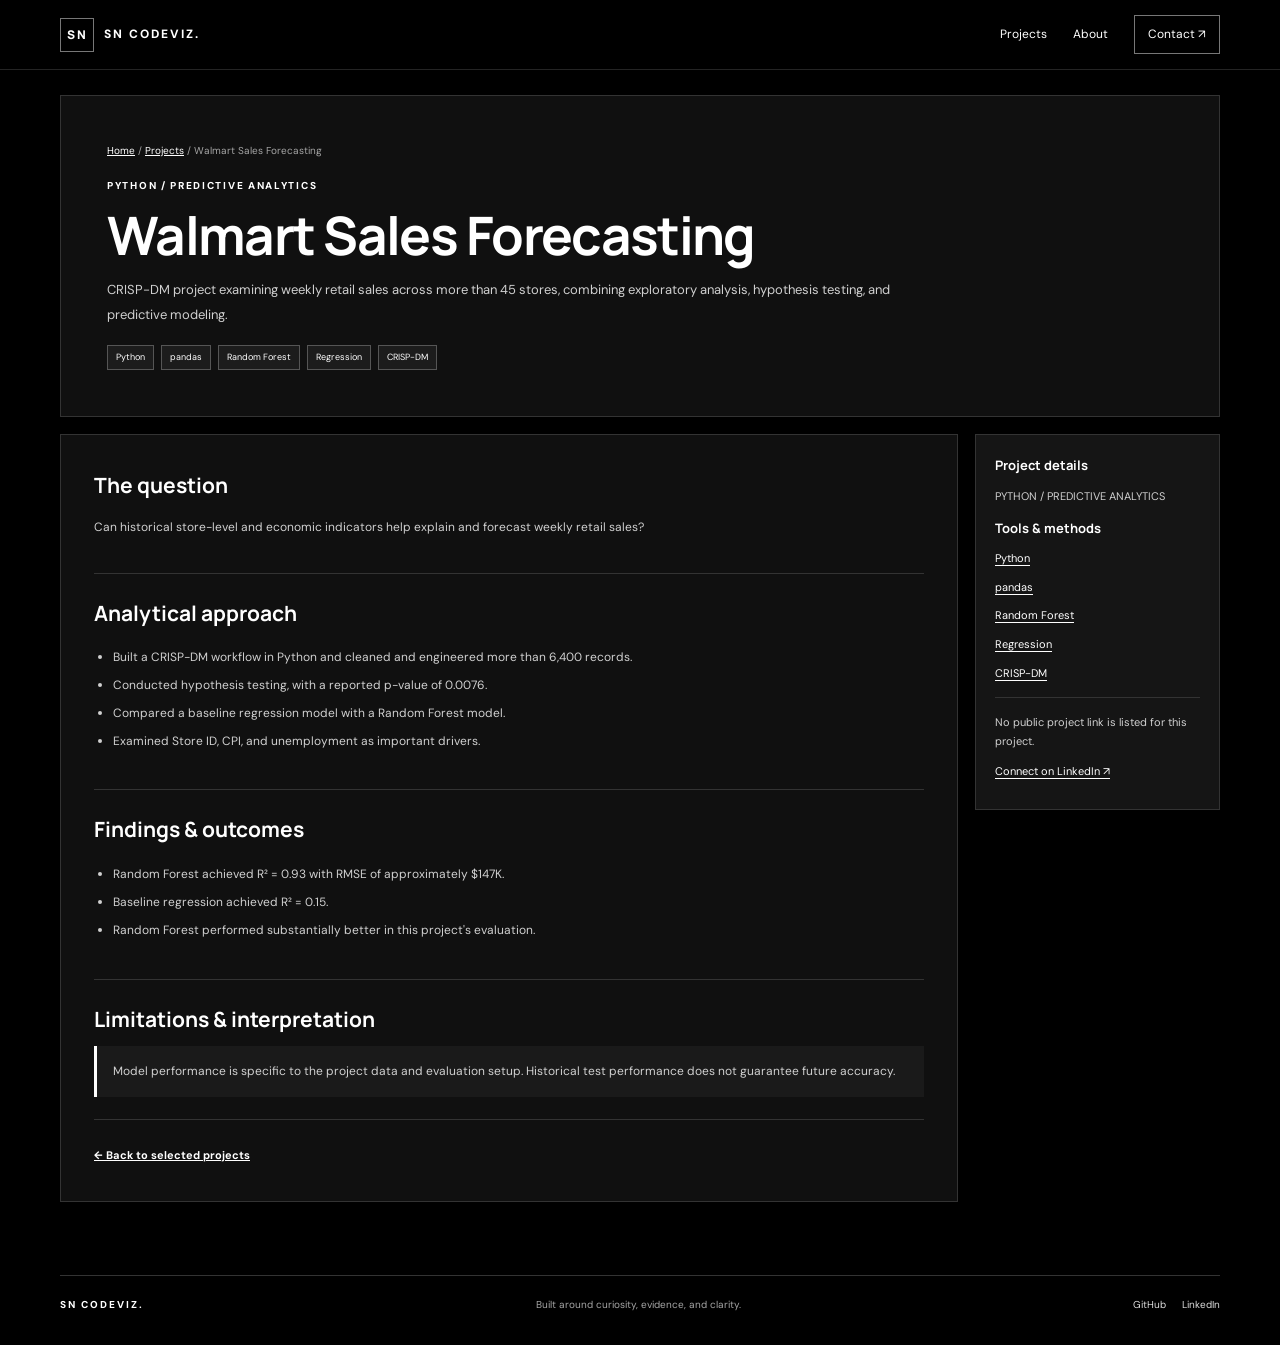
<file: projects/walmart-sales.html>
<!doctype html><html lang="en"><head><meta charset="utf-8"><meta name="viewport" content="width=device-width, initial-scale=1"><title>Walmart Sales Forecasting | SN CodeViz</title><link rel="stylesheet" href="../style.css"><script src="../script.js" defer></script></head><body>
<header class="site-header"><div class="container nav"><a class="brand" href="../index.html"><span class="brand-mark">SN</span><span>SN CODEVIZ.</span></a><button class="menu-toggle" aria-label="Toggle navigation" aria-expanded="false">☰</button><nav class="nav-links"><a href="../index.html#projects">Projects</a><a href="../index.html#about">About</a><a href="../index.html#contact" class="nav-cta">Contact ↗</a></nav></div></header>
<main class="container"><section class="case-hero"><div class="breadcrumb"><a href="../index.html">Home</a> / <a href="../index.html#projects">Projects</a> / Walmart Sales Forecasting</div><div class="eyebrow">PYTHON / PREDICTIVE ANALYTICS</div><h1>Walmart Sales Forecasting</h1><p>CRISP-DM project examining weekly retail sales across more than 45 stores, combining exploratory analysis, hypothesis testing, and predictive modeling.</p><div class="case-tags"><span>Python</span><span>pandas</span><span>Random Forest</span><span>Regression</span><span>CRISP-DM</span></div></section>
<div class="case-layout"><article class="case-content"><section><h2>The question</h2><p>Can historical store-level and economic indicators help explain and forecast weekly retail sales?</p></section><section><h2>Analytical approach</h2><ul><li>Built a CRISP-DM workflow in Python and cleaned and engineered more than 6,400 records.</li><li>Conducted hypothesis testing, with a reported p-value of 0.0076.</li><li>Compared a baseline regression model with a Random Forest model.</li><li>Examined Store ID, CPI, and unemployment as important drivers.</li></ul></section><section><h2>Findings &amp; outcomes</h2><ul><li>Random Forest achieved R² = 0.93 with RMSE of approximately $147K.</li><li>Baseline regression achieved R² = 0.15.</li><li>Random Forest performed substantially better in this project's evaluation.</li></ul></section><section><h2>Limitations &amp; interpretation</h2><div class="insight"><p>Model performance is specific to the project data and evaluation setup. Historical test performance does not guarantee future accuracy.</p></div></section><a class="back-link" href="../index.html#projects">← Back to selected projects</a></article><aside class="case-sidebar"><h3>Project details</h3><p>PYTHON / PREDICTIVE ANALYTICS</p><h3>Tools &amp; methods</h3><a>Python</a><a>pandas</a><a>Random Forest</a><a>Regression</a><a>CRISP-DM</a><hr style="border:0;border-top:1px solid var(--line);margin:15px 0"><p>No public project link is listed for this project.</p><a href="https://www.linkedin.com/in/sheikhabunasher" target="_blank" rel="noopener">Connect on LinkedIn ↗</a></aside></div></main>
<footer class="site-footer"><div class="container footer-row"><a class="footer-brand" href="../index.html">SN CODEVIZ.</a><span>Built around curiosity, evidence, and clarity.</span><div class="footer-links"><a href="https://github.com/sncodeviz" target="_blank" rel="noopener">GitHub</a><a href="https://www.linkedin.com/in/sheikhabunasher" target="_blank" rel="noopener">LinkedIn</a></div></div></footer></body></html>
</file>
<file: style.css>
@import url('https://fonts.googleapis.com/css2?family=DM+Sans:wght@400;500;600;700&family=Manrope:wght@500;600;700;800&display=swap');

:root{
  --black:#000000;
  --black-soft:#080808;
  --panel:#101010;
  --panel-raised:#171717;
  --line:#333333;
  --line-soft:#242424;
  --white:#ffffff;
  --muted:#d0d0d0;
  --soft:#a6a6a6;
  --max:1160px;
}
*{box-sizing:border-box}
html{scroll-behavior:smooth;scroll-padding-top:84px}
body{margin:0;background:var(--black);color:var(--white);font:15px/1.7 "DM Sans",Arial,sans-serif;-webkit-font-smoothing:antialiased}
a{color:var(--white);text-decoration:none}
a:hover{color:#cfcfcf;text-decoration:underline}
img{max-width:100%;display:block}
.container{width:min(var(--max),calc(100% - 48px));margin-inline:auto}
h1,h2,h3{font-family:Manrope,"DM Sans",Arial,sans-serif;color:var(--white)}
.site-header{height:70px;position:sticky;top:0;z-index:20;background:rgba(0,0,0,.97);border-bottom:1px solid var(--line-soft)}
.nav{height:100%;display:flex;align-items:center;justify-content:space-between;gap:20px}
.brand{display:flex;align-items:center;gap:10px;font-size:12px;font-weight:800;letter-spacing:2px}
.brand-mark{width:34px;height:34px;border:1px solid #777;border-radius:0;display:grid;place-items:center;color:#fff;font:800 12px Manrope}
.nav-links{display:flex;align-items:center;gap:26px;color:var(--muted);font-size:12px}
.nav-cta{border:1px solid #777;padding:8px 13px;color:#fff}
.menu-toggle{display:none;background:none;border:0;color:#fff;font-size:23px}
.eyebrow{font-size:10px;letter-spacing:1.7px;font-weight:800;color:#fff;text-transform:uppercase}
.rule{display:inline-block;width:22px;height:1px;background:#fff;vertical-align:middle;margin-right:8px}
.hero{margin-top:28px;margin-bottom:19px;padding:clamp(30px,5vw,60px);min-height:450px;display:grid;grid-template-columns:1.1fr .9fr;align-items:center;gap:55px;border:1px solid var(--line);border-radius:0;background:#080808}
.intro{margin:22px 0 8px;color:var(--muted);font-size:14px}
.hero h1{font-size:clamp(42px,5.5vw,67px);line-height:1.08;letter-spacing:-2.5px;margin:0;font-weight:800}
.hero h1 span,.accent{color:#fff}
.hero-description{max-width:610px;color:var(--muted);font-size:14px;line-height:1.9;margin:20px 0 0}
.actions{display:flex;flex-wrap:wrap;gap:11px;margin-top:24px}
.btn{display:inline-flex;align-items:center;gap:12px;padding:11px 16px;border-radius:0;font-size:12px;font-weight:700;border:1px solid #fff}
.btn-primary{background:#fff;color:#000}
.btn-primary:hover{background:#d9d9d9;color:#000;text-decoration:none}
.btn-secondary{border-color:#777;background:#000;color:#fff}
.btn-secondary:hover{border-color:#fff;color:#fff;text-decoration:none}
.location-line{display:flex;align-items:center;gap:10px;flex-wrap:wrap;color:var(--soft);font-size:11px;margin-top:27px}
.dot{width:6px;height:6px;border-radius:50%;background:#fff}
.sep{width:3px;height:3px;border-radius:50%;background:#888}
.hero-aside{min-height:290px;padding:22px 24px;border:1px solid #555;border-radius:0;background:#111;display:flex;flex-direction:column;justify-content:space-between}
.aside-top,.aside-bottom{display:flex;justify-content:space-between;gap:10px;color:#ccc;font-size:9px;letter-spacing:1.2px}
.status:before{content:"";display:inline-block;width:6px;height:6px;border-radius:50%;background:#fff;margin-right:7px}
.aside-title{font:800 clamp(30px,3.2vw,39px)/1.15 Manrope;letter-spacing:-1px;margin:33px 0 9px}
.aside-title span{color:#fff}
.hero-aside p{font-size:12px;color:var(--muted);margin:0}
.process{display:grid;grid-template-columns:repeat(4,1fr);gap:8px;padding:17px 0 14px;margin-top:20px;border-block:1px solid #333}
.process div{display:flex;flex-direction:column;gap:3px}
.process b{font-size:9px;color:#fff}
.process span{font-size:10px;color:#fff}
.metrics{display:grid;grid-template-columns:repeat(4,1fr);gap:10px;margin-bottom:27px;padding:18px 20px;border:1px solid var(--line);border-radius:0;background:#0b0b0b}
.metric{display:flex;justify-content:center;align-items:center;gap:11px;padding:4px 10px;border-right:1px solid #333}
.metric:last-child{border:0}
.metric strong{font:800 clamp(20px,2.2vw,26px) Manrope;white-space:nowrap;color:#fff}
.metric span{max-width:120px;color:var(--muted);font-size:10px;line-height:1.4}
.section{margin:25px auto;padding:clamp(26px,4vw,46px);border:1px solid var(--line);border-radius:0;background:#080808}
.section-heading{display:flex;justify-content:space-between;align-items:flex-end;gap:20px}
.section h2{font-size:clamp(30px,4vw,43px);line-height:1.17;letter-spacing:-1.5px;margin:10px 0 0}
.section-intro{max-width:780px;color:var(--muted);font-size:13px;line-height:1.85;margin:16px 0 26px}
.text-link{color:#fff;font-size:11px;font-weight:700;white-space:nowrap;text-decoration:underline;text-underline-offset:3px}
.project-grid{display:grid;grid-template-columns:repeat(2,minmax(0,1fr));gap:17px}
.project-card{min-width:0;overflow:hidden;display:flex;flex-direction:column;border:1px solid #444;border-radius:0;background:#111;transition:background .2s,border-color .2s}
.project-card:hover{background:#191919;border-color:#999}
.project-art{height:140px;position:relative;overflow:hidden;padding:14px 16px;background:#191919;border-bottom:1px solid #444;filter:grayscale(1)}
.project-art.art-health{padding:0;filter:none;background:#111}
.project-art.art-health img{display:block;width:100%;height:100%;object-fit:cover;object-position:top center}
.art-label{font-size:9px;letter-spacing:1.4px;color:#eee}
.art-number{position:absolute;left:17px;bottom:10px;font:800 28px Manrope;color:#fff}
.art-caption{position:absolute;right:15px;bottom:14px;font-size:8px;letter-spacing:1px;color:#ccc}
.art-bars{position:absolute;right:16%;bottom:14px;height:78px;display:flex;align-items:end;gap:7px}
.art-bars i{width:10px;background:linear-gradient(#fff,#777);border-radius:0}
.art-circle{position:absolute;width:77px;height:77px;right:25%;top:42px;border:11px solid #fff;border-right-color:#666;border-bottom-color:#bbb;border-radius:50%}
.art-line{position:absolute;left:10%;right:9%;bottom:20px;height:80px}
.art-line svg{width:100%;height:100%}
.art-line svg path{stroke:#fff!important}
.art-nodes{position:absolute;left:8%;right:8%;top:58px;display:flex;align-items:center}
.art-nodes span{padding:7px 9px;border:1px solid #aaa;border-radius:0;background:#222;font-size:9px;color:#fff}
.art-nodes i{height:1px;flex:1;background:#aaa}
.art-db{position:absolute;top:40px;left:31%;display:flex;align-items:center;gap:18px}
.art-db span{height:61px;width:47px;border:1px solid #ddd;border-radius:50%/12%;background:#333;position:relative}
.art-db span:before,.art-db span:after{content:"";position:absolute;left:-1px;right:-1px;height:14px;border:1px solid #ddd;border-radius:50%}
.art-db span:before{top:-1px}.art-db span:after{bottom:12px}
.art-db b{font-size:20px;color:#fff}
.card-body{padding:18px 19px;display:flex;flex-direction:column;flex:1}
.card-kicker{font-size:9px;letter-spacing:1.2px;color:#fff;font-weight:800}
.card-body h3{font-size:18px;line-height:1.35;margin:8px 0;letter-spacing:-.3px}
.card-body p{font-size:12px;line-height:1.8;color:var(--muted);margin:0 0 14px}
.tags{display:flex;flex-wrap:wrap;gap:6px;margin-bottom:16px}
.tags span{font-size:9px;color:#eee;padding:4px 7px;border:1px solid #555;border-radius:0;background:#1d1d1d}
.card-footer{margin-top:auto;padding-top:12px;border-top:1px solid #333;display:flex;flex-wrap:wrap;gap:9px 16px}
.card-footer a{font-size:11px;font-weight:700;color:#fff;text-decoration:underline;text-underline-offset:3px}
.card-footer a.primary-link{color:#fff}
.about-grid{display:grid;grid-template-columns:.8fr 1.2fr;gap:48px}
.about-title{font-size:clamp(29px,3.5vw,40px);line-height:1.2;letter-spacing:-1px;margin:10px 0}
.about-copy{font-size:13px;line-height:1.9;color:var(--muted)}
.about-copy p{margin:0 0 13px}
.about-copy .lead{font:600 17px/1.6 Manrope;color:#fff}
.about-pills{display:flex;flex-wrap:wrap;gap:7px;margin-top:15px}
.about-pills span{font-size:10px;padding:5px 9px;border:1px solid #555;border-radius:0;background:#171717;color:#fff}
.site-footer{padding:25px 0 32px;color:var(--soft);font-size:10px}
.footer-row{display:flex;justify-content:space-between;align-items:center;gap:15px;border-top:1px solid #333;padding-top:20px}
.footer-brand{font-weight:800;letter-spacing:2px;color:#fff}
.footer-links{display:flex;gap:16px}
.footer-links a{color:#ddd}
.case-hero{margin-top:25px;padding:clamp(27px,4vw,46px);border:1px solid var(--line);border-radius:0;background:#101010}
.breadcrumb{font-size:10px;color:var(--soft);margin-bottom:18px}
.breadcrumb a,.back-link{color:#fff;text-decoration:underline}
.case-hero h1{font-size:clamp(34px,4.7vw,53px);line-height:1.14;letter-spacing:-1.7px;margin:11px 0}
.case-hero p{max-width:790px;color:var(--muted);font-size:13px;line-height:1.9}
.case-tags{display:flex;flex-wrap:wrap;gap:7px;margin-top:17px}
.case-tags span{font-size:9px;padding:4px 8px;border:1px solid #555;border-radius:0;background:#1c1c1c;color:#fff}
.case-layout{display:grid;grid-template-columns:minmax(0,1fr) 245px;gap:17px;margin:17px auto 48px}
.case-content{min-width:0;padding:clamp(21px,3vw,33px);border:1px solid var(--line);border-radius:0;background:#101010}
.case-content section{padding-bottom:22px;margin-bottom:22px;border-bottom:1px solid #333}
.case-content section:last-child{border:0;margin:0;padding:0}
.case-content h2{font-size:21px;margin:0 0 9px}
.case-content p,.case-content li{font-size:12px;line-height:1.9;color:var(--muted)}
.case-content ul{padding-left:19px}
.case-content li{margin:5px 0}
.case-sidebar{align-self:start;position:sticky;top:90px;padding:19px;border:1px solid var(--line);border-radius:0;background:#151515}
.case-sidebar h3{font-size:13px;margin:0 0 9px}
.case-sidebar p{font-size:11px;color:var(--muted)}
.case-sidebar a{display:block;font-size:11px;color:#fff;margin:10px 0;text-decoration:underline;text-underline-offset:3px}
.insight{padding:14px 16px;background:#1a1a1a;border-left:3px solid #fff;border-radius:0}
.insight p{margin:0}
.gallery{display:grid;grid-template-columns:1fr 1fr;gap:12px;margin-top:16px}
.gallery figure{margin:0;padding:8px;border:1px solid #444;border-radius:0;background:#151515}
.gallery img{width:100%;height:auto;border-radius:0}
.gallery figcaption{font-size:10px;color:var(--muted);padding:7px 3px 1px}
.back-link{font-size:11px;font-weight:700}
@media(max-width:850px){.hero{grid-template-columns:1fr;gap:27px}.about-grid{grid-template-columns:1fr;gap:16px}.case-layout{grid-template-columns:1fr}.case-sidebar{position:static;order:-1}}
@media(max-width:640px){.container{width:calc(100% - 30px)}.site-header{height:64px}.menu-toggle{display:block}.nav-links{display:none;position:absolute;top:64px;left:0;right:0;padding:18px 22px;background:#101010;border-bottom:1px solid var(--line);flex-direction:column;align-items:stretch;gap:15px}.nav-links.open{display:flex}.hero{margin-top:15px;padding:24px 19px;min-height:0;gap:23px}.hero h1{font-size:clamp(36px,10vw,47px);letter-spacing:-1.5px}.hero-description{font-size:12px}.hero-aside{padding:18px;min-height:255px}.aside-title{font-size:30px;margin:28px 0 8px}.process{grid-template-columns:repeat(2,1fr);row-gap:11px}.metrics{grid-template-columns:repeat(2,1fr);padding:13px 9px;gap:6px}.metric{justify-content:flex-start;border:0;padding:7px}.metric strong{font-size:19px}.metric span{font-size:9px}.section{padding:23px 17px;margin:15px auto}.section-heading{align-items:flex-start;flex-direction:column;gap:12px}.section h2{font-size:31px}.project-grid{grid-template-columns:1fr;gap:13px}.project-art{height:132px}.card-body{padding:16px}.about-grid{gap:8px}.about-title{font-size:30px}.footer-row{align-items:flex-start;flex-direction:column}.case-hero{margin-top:14px;padding:23px 18px}.case-hero h1{font-size:34px}.case-layout{margin-top:12px}.case-content{padding:19px 16px}.gallery{grid-template-columns:1fr}}
</file>
